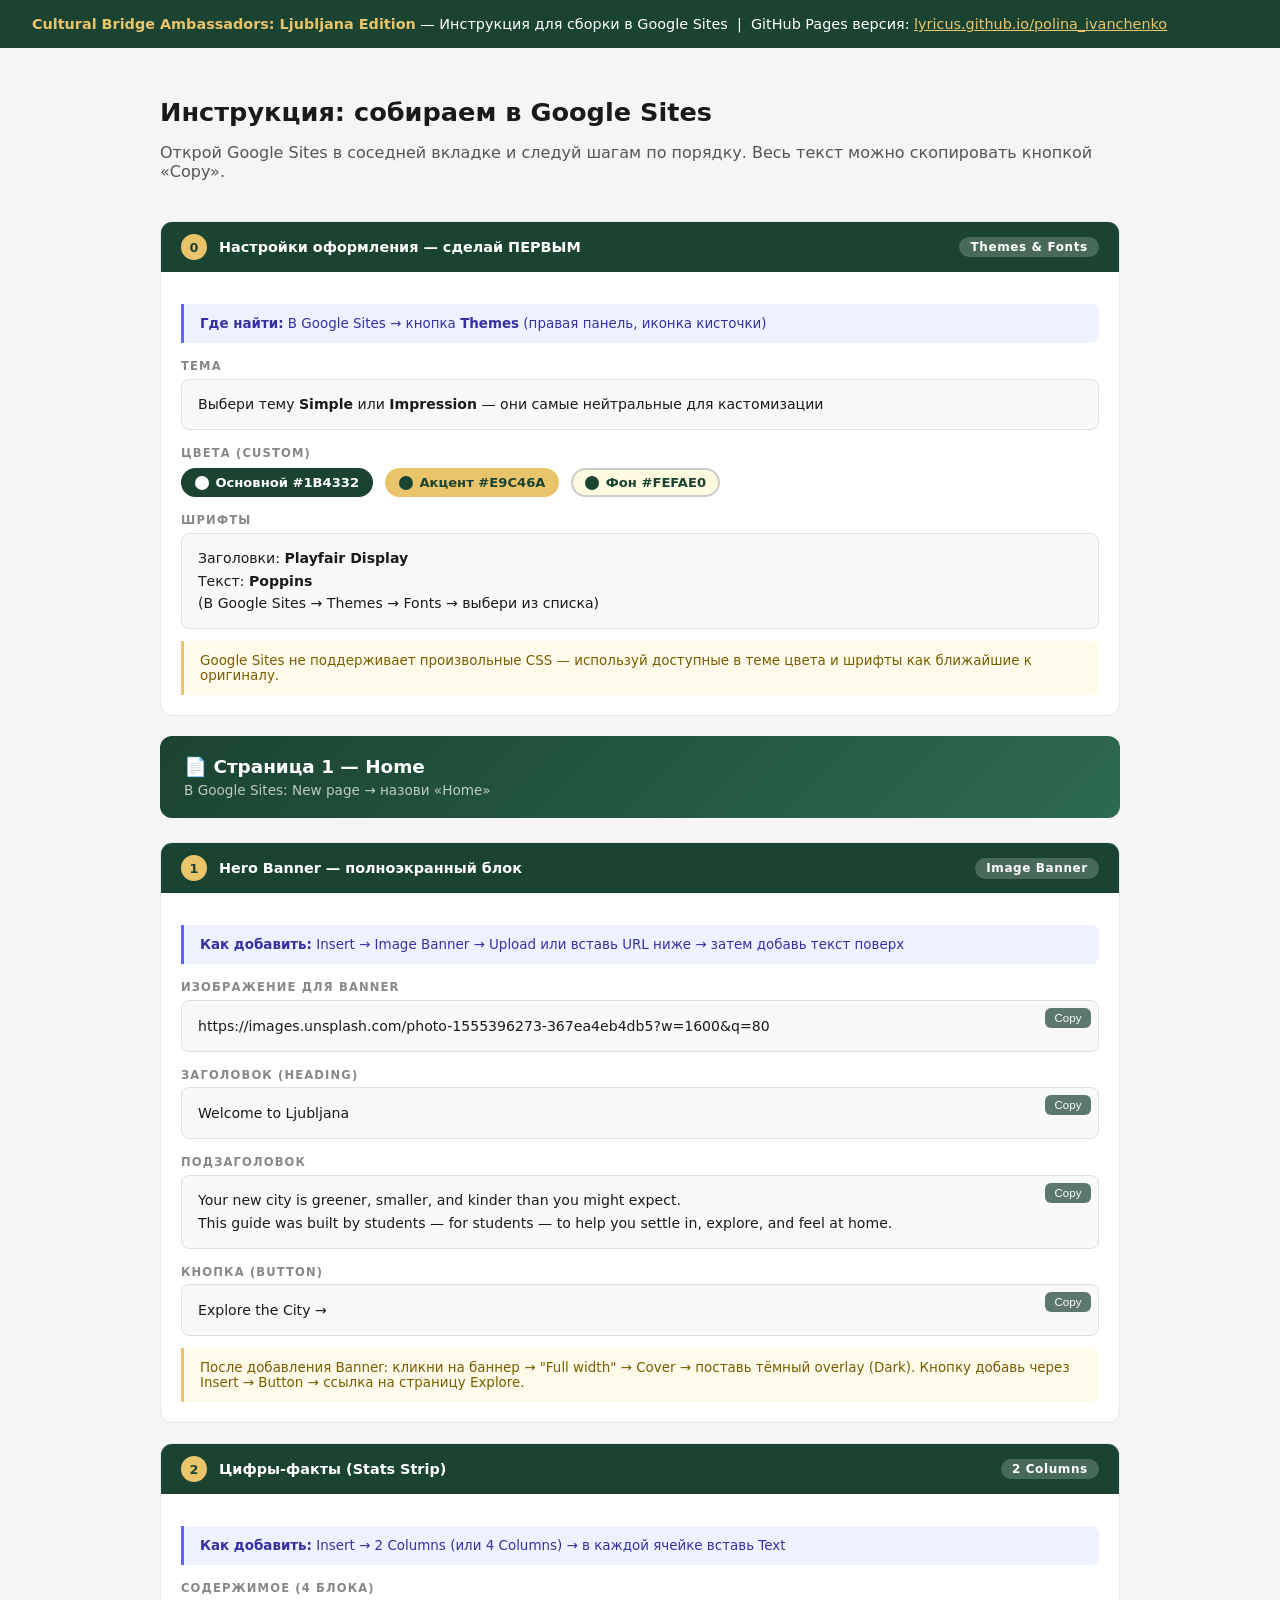
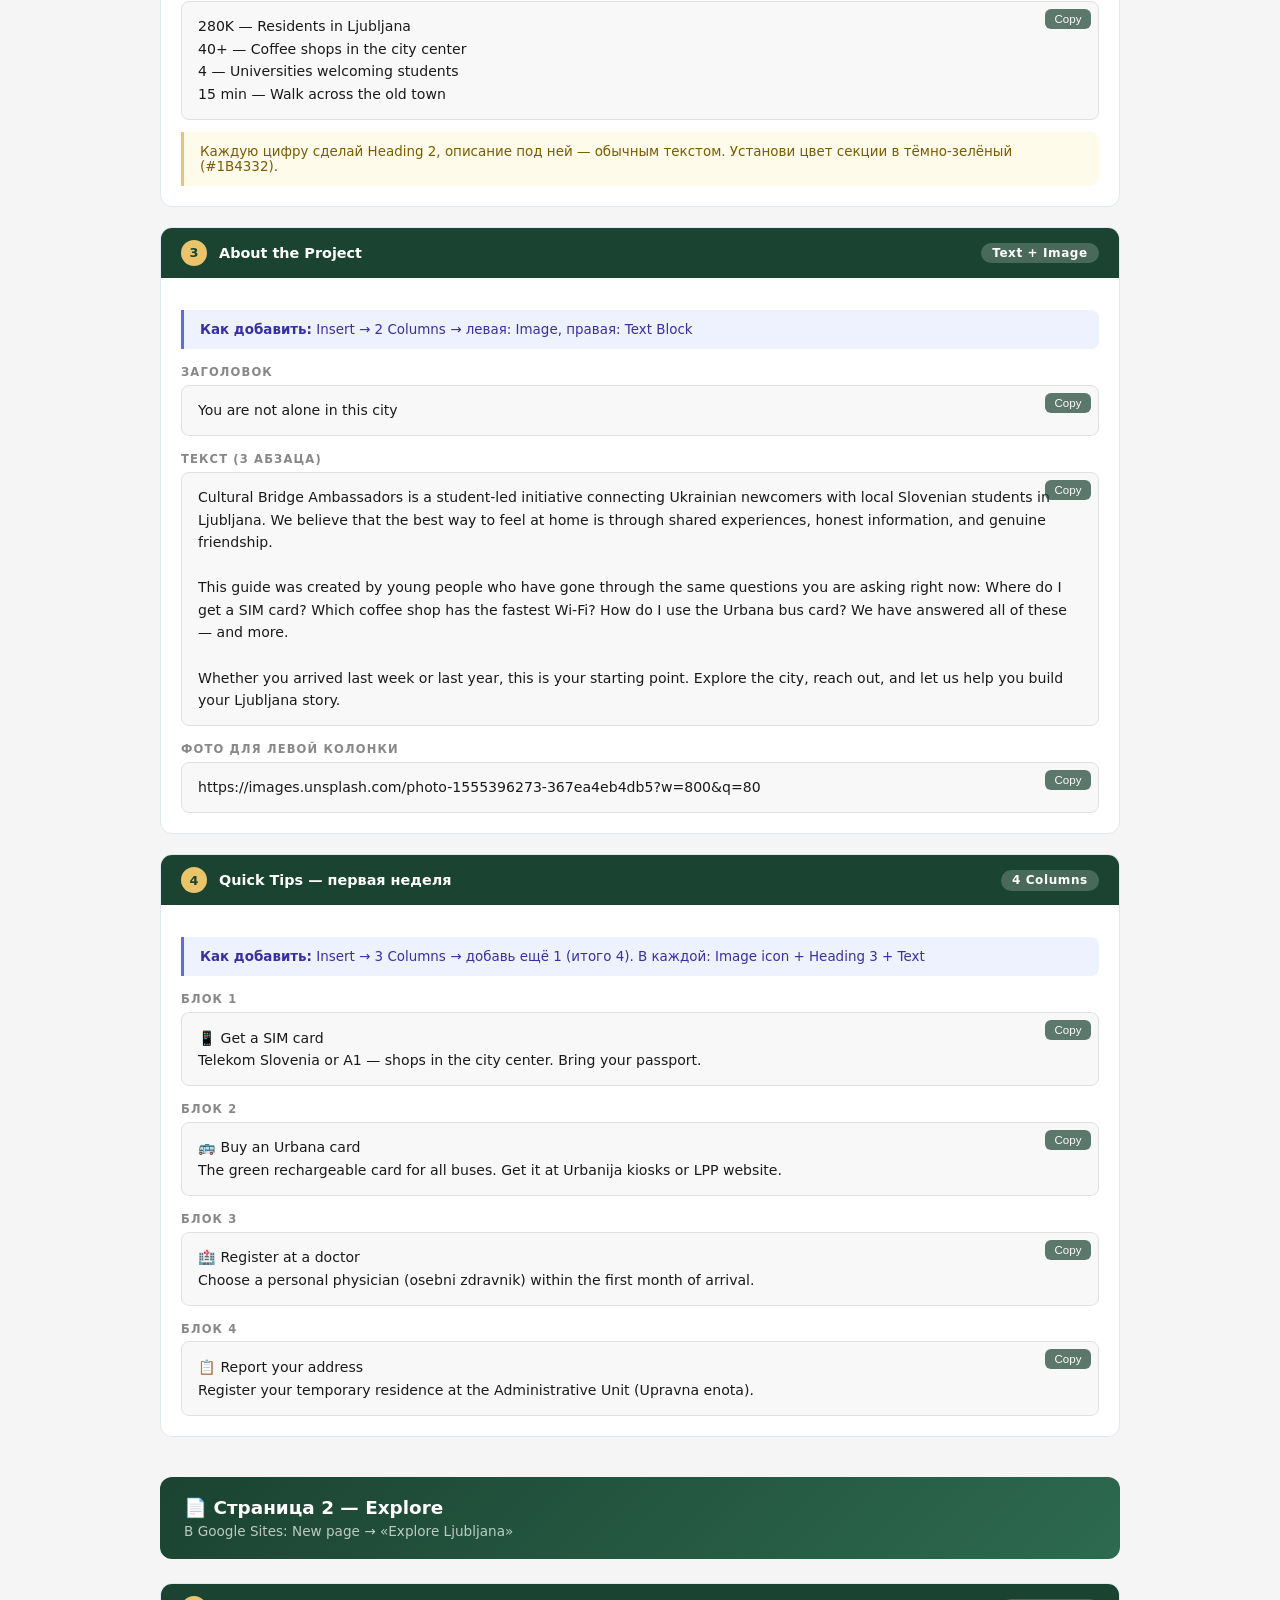
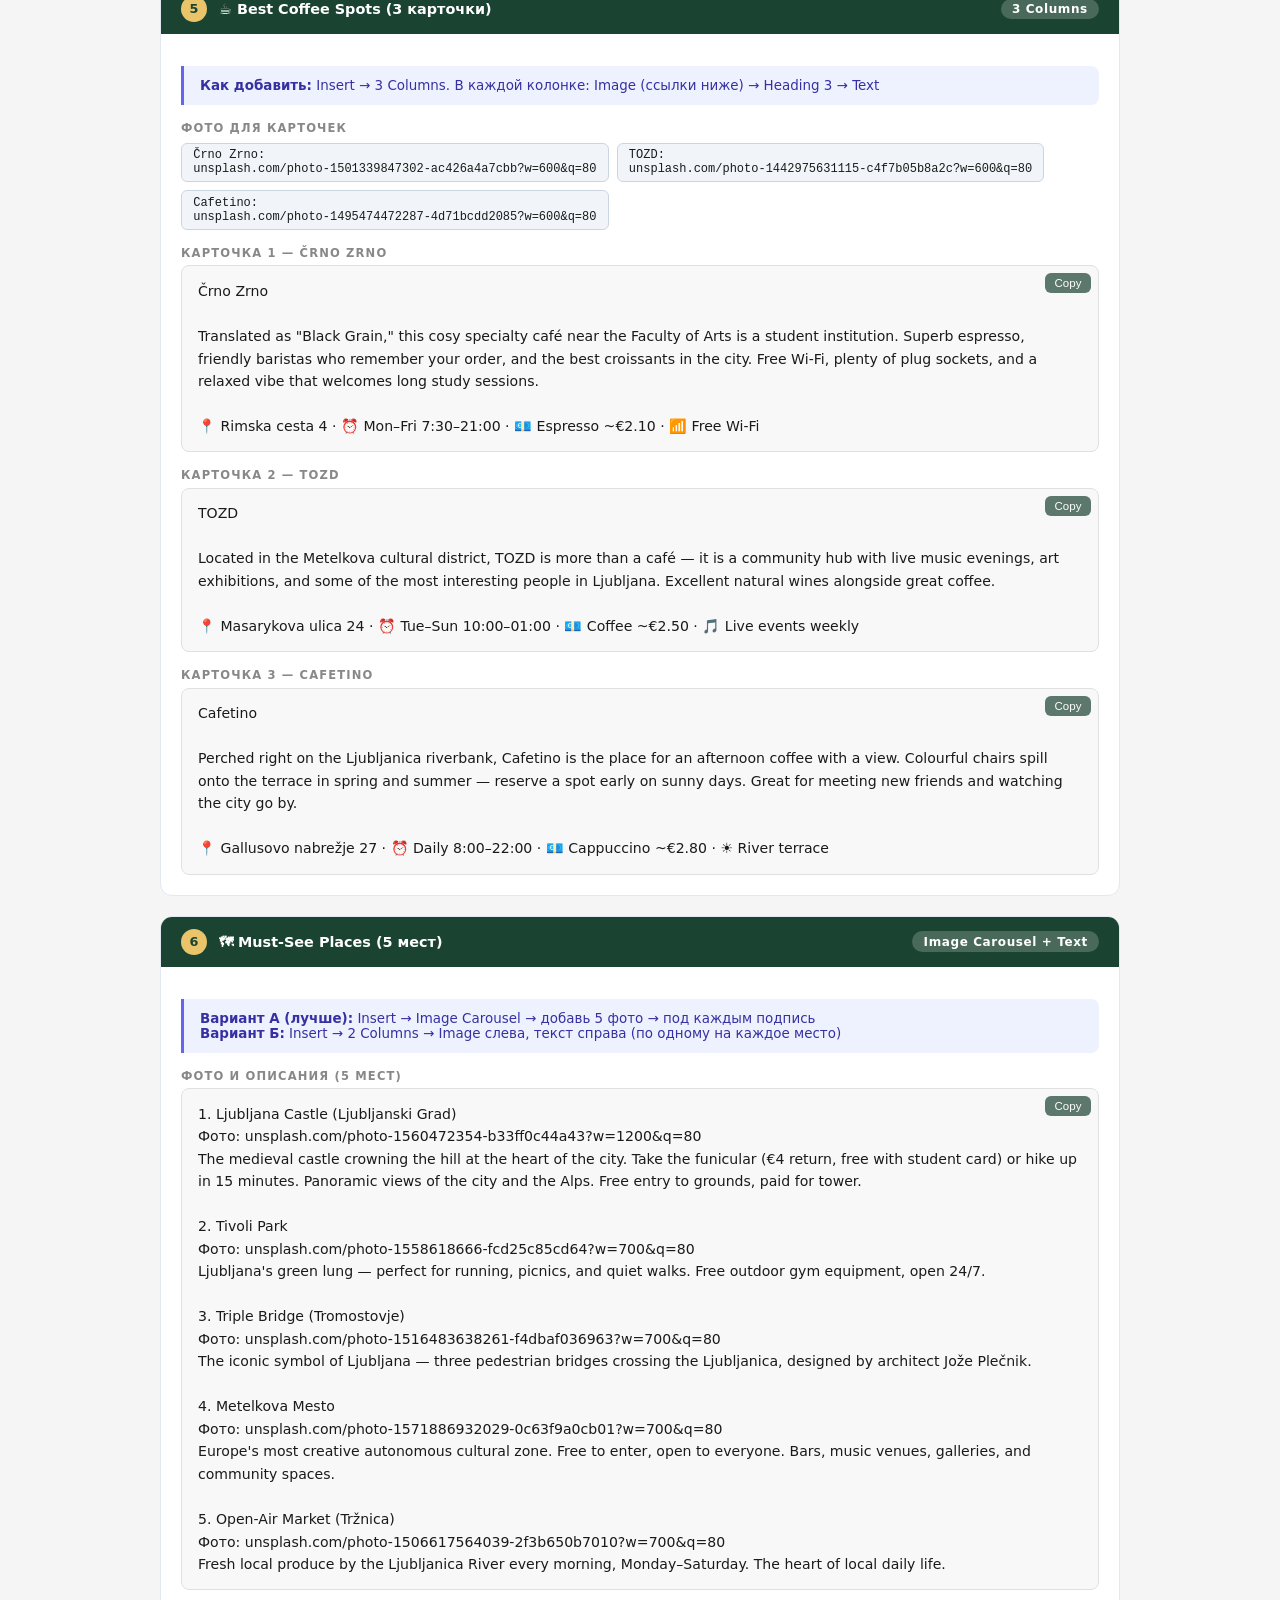
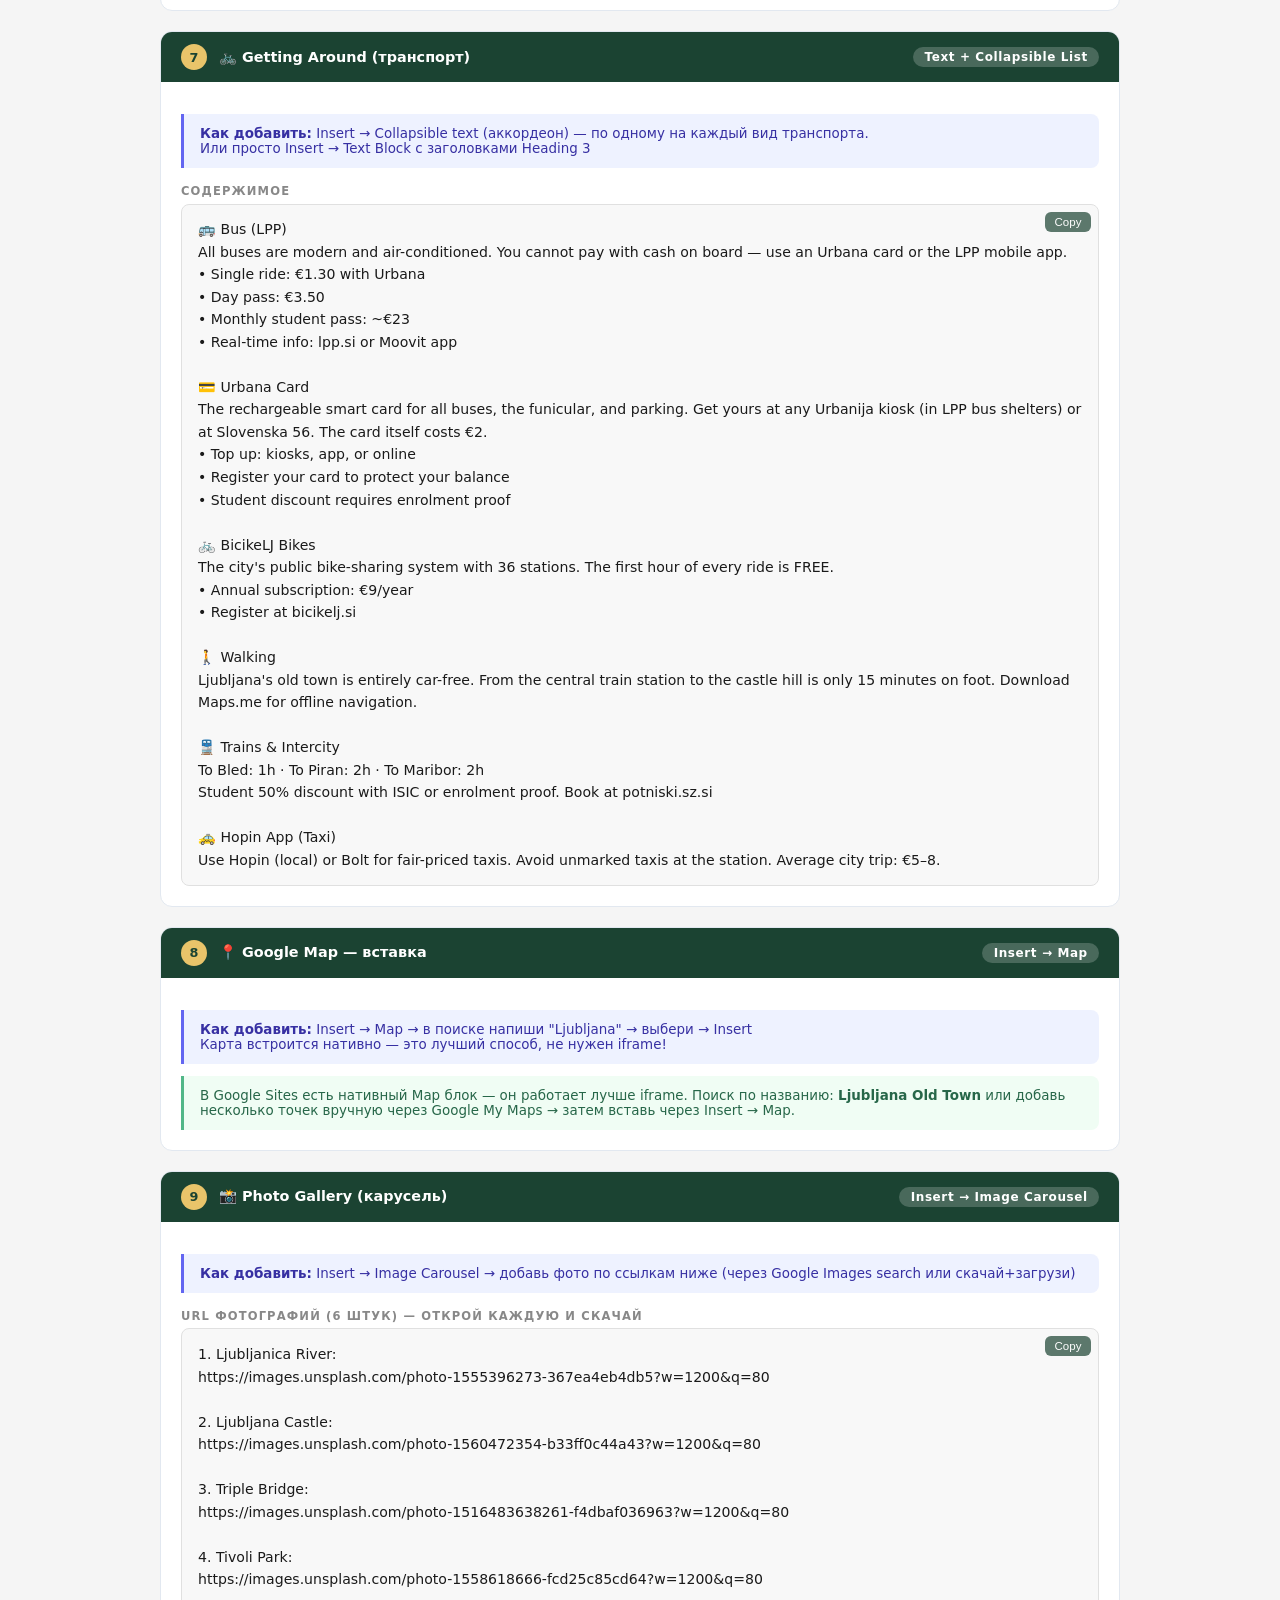
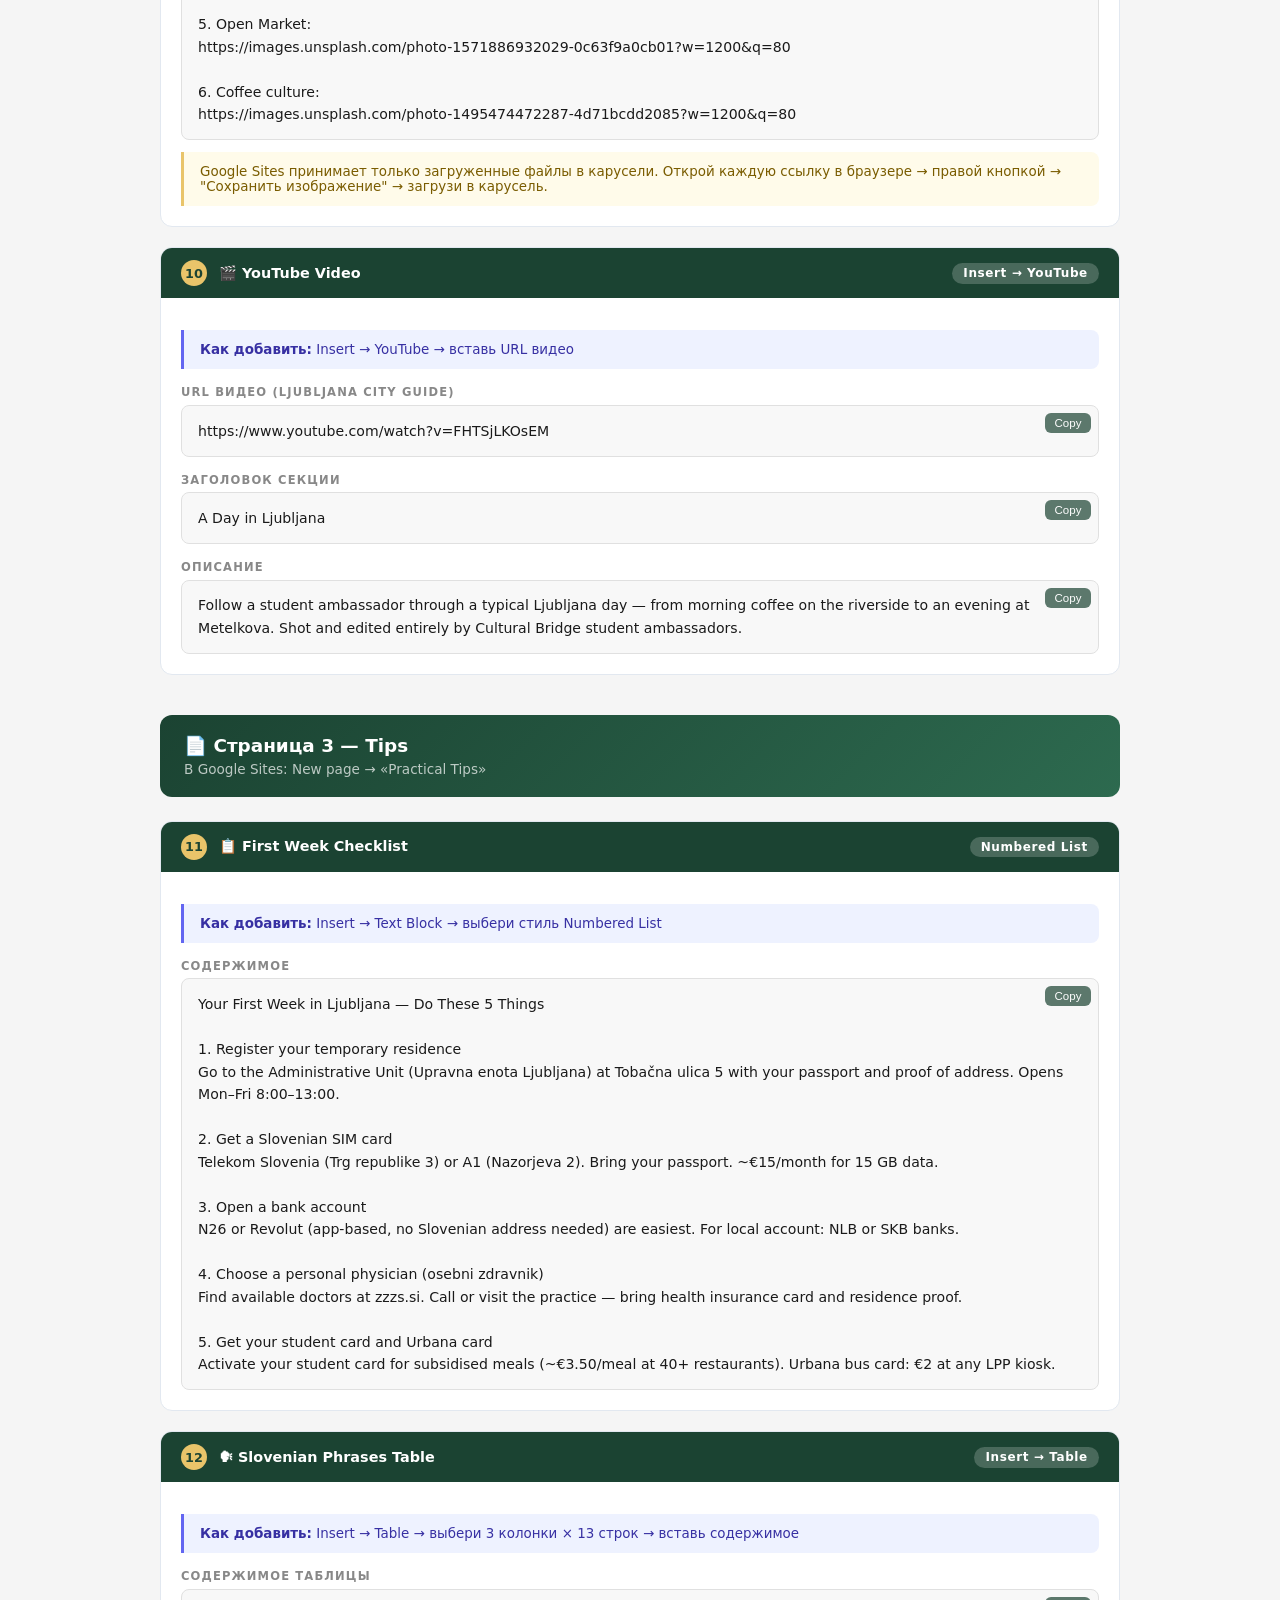
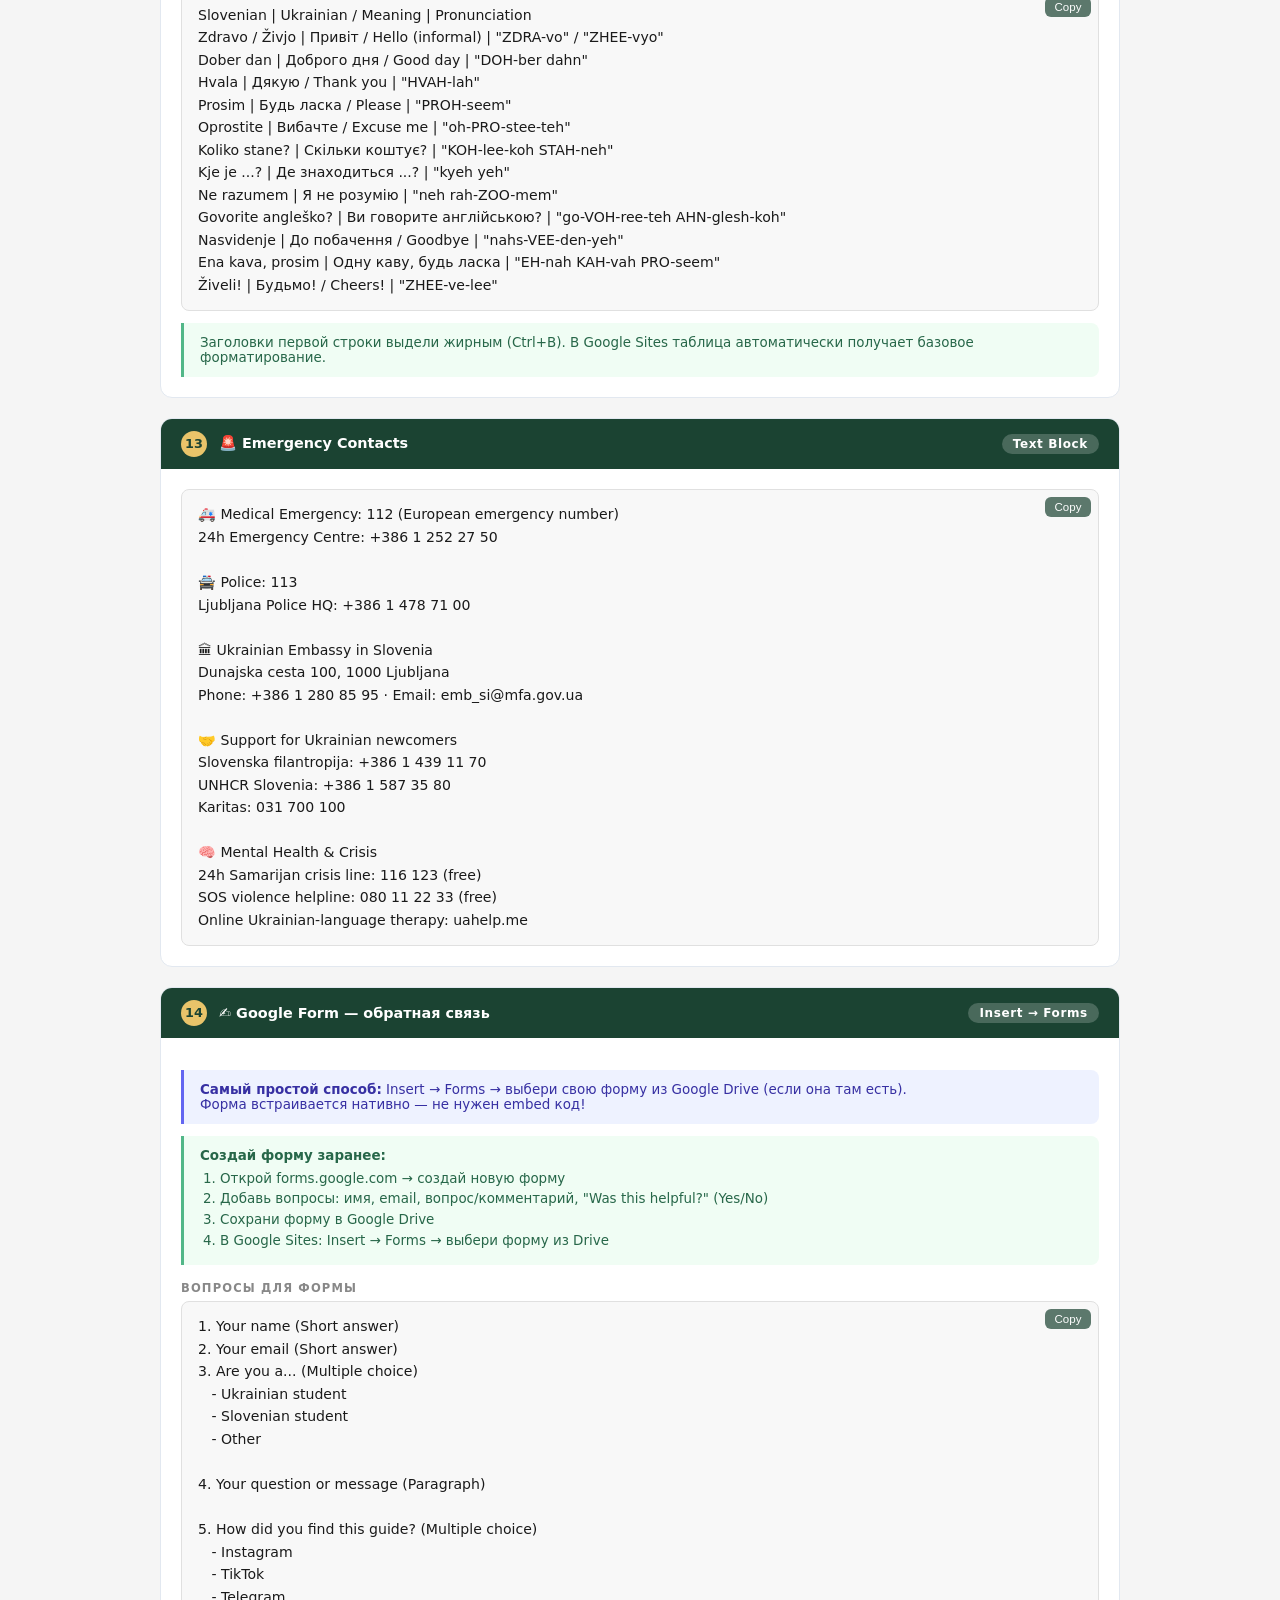
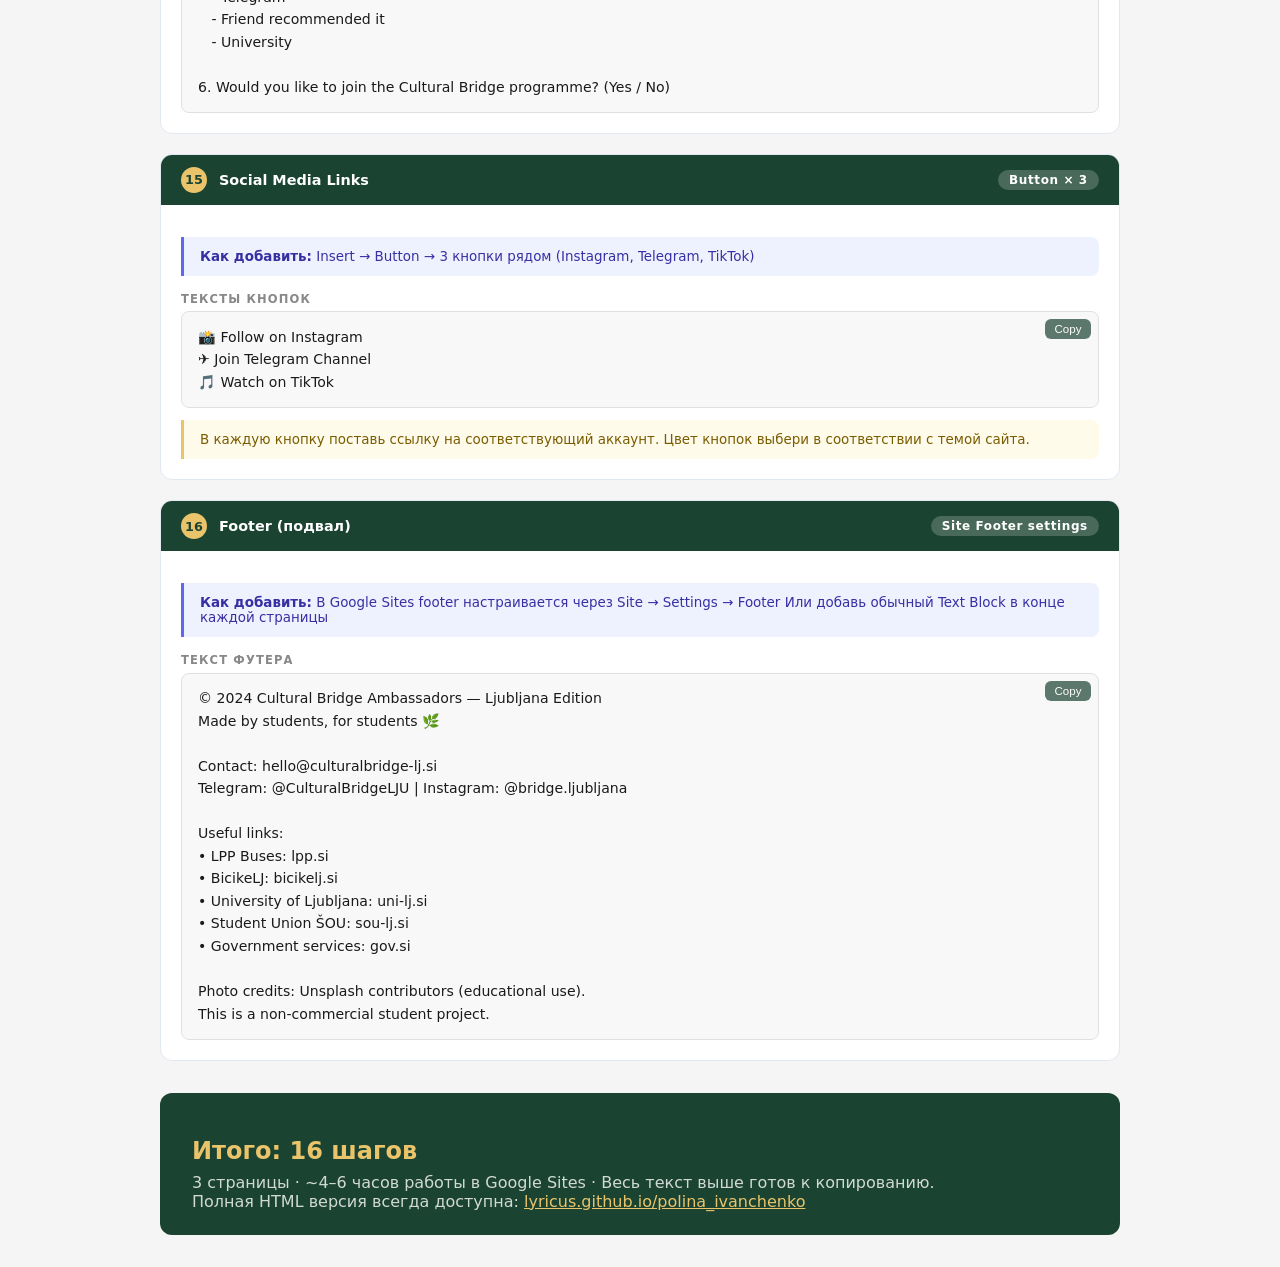
<file: google-sites-guide.html>
<!DOCTYPE html>
<html lang="ru">
<head>
  <meta charset="UTF-8" />
  <meta name="viewport" content="width=device-width, initial-scale=1.0" />
  <title>Google Sites — Инструкция по сборке</title>
  <style>
    body { font-family: system-ui, sans-serif; background: #f5f5f5; color: #1a1a1a; margin: 0; padding: 0; }
    .top-bar { background: #1B4332; color: #fff; padding: 1rem 2rem; font-size: 0.9rem; }
    .top-bar strong { color: #E9C46A; }
    .container { max-width: 960px; margin: 0 auto; padding: 2rem 1.5rem; }
    h1 { font-size: 1.6rem; margin-bottom: 0.25rem; }
    .subtitle { color: #555; margin-bottom: 2.5rem; }

    /* Progress nav */
    .page-tabs { display: flex; gap: 0.5rem; margin-bottom: 2rem; flex-wrap: wrap; }
    .page-tab { padding: 0.5rem 1.2rem; border-radius: 50px; background: #ddd; font-size: 0.85rem; font-weight: 600; cursor: pointer; border: none; }
    .page-tab.active { background: #1B4332; color: #fff; }

    /* Section blocks */
    .block {
      background: #fff;
      border-radius: 12px;
      border: 1px solid #e2e8f0;
      margin-bottom: 1.25rem;
      overflow: hidden;
    }
    .block-header {
      background: #1B4332;
      color: #fff;
      padding: 0.75rem 1.25rem;
      display: flex;
      align-items: center;
      gap: 0.75rem;
      font-size: 0.9rem;
      font-weight: 600;
    }
    .block-header .step-badge {
      background: #E9C46A;
      color: #1B4332;
      border-radius: 50%;
      width: 26px; height: 26px;
      display: flex; align-items: center; justify-content: center;
      font-size: 0.8rem;
      font-weight: 700;
      flex-shrink: 0;
    }
    .block-header .gs-type {
      margin-left: auto;
      background: rgba(255,255,255,0.2);
      padding: 0.2rem 0.7rem;
      border-radius: 50px;
      font-size: 0.75rem;
      letter-spacing: 0.05em;
    }
    .block-body { padding: 1.25rem; }
    .block-body label {
      display: block;
      font-size: 0.72rem;
      font-weight: 700;
      letter-spacing: 0.1em;
      text-transform: uppercase;
      color: #888;
      margin: 1rem 0 0.35rem;
    }
    .block-body label:first-child { margin-top: 0; }
    .copy-box {
      background: #f8f8f8;
      border: 1px solid #e0e0e0;
      border-radius: 8px;
      padding: 0.85rem 1rem;
      font-size: 0.88rem;
      line-height: 1.6;
      position: relative;
      white-space: pre-wrap;
      word-break: break-word;
    }
    .copy-btn {
      position: absolute;
      top: 0.5rem; right: 0.5rem;
      background: #1B4332;
      color: #fff;
      border: none;
      border-radius: 6px;
      padding: 0.25rem 0.6rem;
      font-size: 0.72rem;
      cursor: pointer;
      opacity: 0.7;
    }
    .copy-btn:hover { opacity: 1; }
    .copy-wrap { position: relative; }
    .note {
      background: #fffbea;
      border-left: 3px solid #E9C46A;
      padding: 0.75rem 1rem;
      font-size: 0.84rem;
      color: #7a5c00;
      border-radius: 0 8px 8px 0;
      margin-top: 0.75rem;
    }
    .info {
      background: #f0fdf4;
      border-left: 3px solid #52B788;
      padding: 0.75rem 1rem;
      font-size: 0.84rem;
      color: #276749;
      border-radius: 0 8px 8px 0;
      margin-top: 0.75rem;
    }
    .how-to {
      background: #eef2ff;
      border-left: 3px solid #6366f1;
      padding: 0.75rem 1rem;
      font-size: 0.84rem;
      color: #3730a3;
      border-radius: 0 8px 8px 0;
      margin-top: 0.75rem;
    }
    ol.steps-list { margin: 0.5rem 0 0 1.25rem; padding: 0; }
    ol.steps-list li { margin-bottom: 0.35rem; font-size: 0.84rem; }
    .img-row { display: flex; gap: 0.5rem; flex-wrap: wrap; margin-top: 0.5rem; }
    .img-url-chip {
      background: #f1f5f9;
      border: 1px solid #cbd5e1;
      border-radius: 6px;
      padding: 0.3rem 0.7rem;
      font-size: 0.75rem;
      font-family: monospace;
      word-break: break-all;
    }
    .page-divider {
      display: none;
      border-top: 2px dashed #1B4332;
      margin: 2rem 0;
      padding-top: 1.5rem;
    }
    .page-divider.visible { display: block; }
    .page-title-bar {
      background: linear-gradient(135deg, #1B4332, #2D6A4F);
      color: #fff;
      border-radius: 12px;
      padding: 1.25rem 1.5rem;
      margin-bottom: 1.5rem;
      display: flex;
      align-items: center;
      gap: 1rem;
    }
    .page-title-bar h2 { color: #fff; margin: 0; font-size: 1.15rem; }
    .page-title-bar p { color: rgba(255,255,255,0.7); margin: 0.25rem 0 0; font-size: 0.85rem; }
    .color-swatch {
      display: inline-flex;
      align-items: center;
      gap: 0.4rem;
      font-size: 0.82rem;
      font-weight: 600;
      padding: 0.3rem 0.75rem;
      border-radius: 50px;
      border: 2px solid transparent;
    }
    .swatch-dot { width: 14px; height: 14px; border-radius: 50%; }
    .design-box { display: flex; gap: 0.75rem; flex-wrap: wrap; margin-top: 0.5rem; }
  </style>
</head>
<body>

<div class="top-bar">
  <strong>Cultural Bridge Ambassadors: Ljubljana Edition</strong>
  — Инструкция для сборки в Google Sites
  &nbsp;|&nbsp; GitHub Pages версия: <a href="https://lyricus.github.io/polina_ivanchenko/" style="color:#E9C46A;" target="_blank">lyricus.github.io/polina_ivanchenko</a>
</div>

<div class="container">
  <h1>Инструкция: собираем в Google Sites</h1>
  <p class="subtitle">Открой Google Sites в соседней вкладке и следуй шагам по порядку. Весь текст можно скопировать кнопкой «Copy».</p>

  <!-- ═══════ DESIGN SYSTEM ═══════ -->
  <div class="block">
    <div class="block-header">
      <span class="step-badge">0</span>
      Настройки оформления — сделай ПЕРВЫМ
      <span class="gs-type">Themes & Fonts</span>
    </div>
    <div class="block-body">
      <div class="how-to">
        <strong>Где найти:</strong> В Google Sites → кнопка <strong>Themes</strong> (правая панель, иконка кисточки)
      </div>

      <label>Тема</label>
      <div class="copy-box">Выбери тему <strong>Simple</strong> или <strong>Impression</strong> — они самые нейтральные для кастомизации</div>

      <label>Цвета (Custom)</label>
      <div class="design-box">
        <div class="color-swatch" style="background:#1B4332;color:#fff;border-color:#1B4332;">
          <div class="swatch-dot" style="background:#fff;"></div> Основной #1B4332
        </div>
        <div class="color-swatch" style="background:#E9C46A;color:#1B4332;border-color:#E9C46A;">
          <div class="swatch-dot" style="background:#1B4332;"></div> Акцент #E9C46A
        </div>
        <div class="color-swatch" style="background:#FEFAE0;color:#1B4332;border-color:#ccc;">
          <div class="swatch-dot" style="background:#1B4332;"></div> Фон #FEFAE0
        </div>
      </div>

      <label>Шрифты</label>
      <div class="copy-box">Заголовки: <strong>Playfair Display</strong>
Текст: <strong>Poppins</strong>
(В Google Sites → Themes → Fonts → выбери из списка)</div>

      <div class="note">Google Sites не поддерживает произвольные CSS — используй доступные в теме цвета и шрифты как ближайшие к оригиналу.</div>
    </div>
  </div>

  <!-- ═══════════════════════════════════════
       PAGE 1 — HOME
  ═══════════════════════════════════════ -->
  <div class="page-title-bar">
    <div>
      <h2>📄 Страница 1 — Home</h2>
      <p>В Google Sites: New page → назови «Home»</p>
    </div>
  </div>

  <!-- Hero -->
  <div class="block">
    <div class="block-header">
      <span class="step-badge">1</span>
      Hero Banner — полноэкранный блок
      <span class="gs-type">Image Banner</span>
    </div>
    <div class="block-body">
      <div class="how-to">
        <strong>Как добавить:</strong> Insert → Image Banner → Upload или вставь URL ниже → затем добавь текст поверх
      </div>
      <label>Изображение для Banner</label>
      <div class="copy-wrap">
        <div class="copy-box" id="hero-img">https://images.unsplash.com/photo-1555396273-367ea4eb4db5?w=1600&q=80</div>
        <button class="copy-btn" onclick="copyText('hero-img')">Copy</button>
      </div>
      <label>Заголовок (Heading)</label>
      <div class="copy-wrap">
        <div class="copy-box" id="hero-h1">Welcome to Ljubljana</div>
        <button class="copy-btn" onclick="copyText('hero-h1')">Copy</button>
      </div>
      <label>Подзаголовок</label>
      <div class="copy-wrap">
        <div class="copy-box" id="hero-sub">Your new city is greener, smaller, and kinder than you might expect.
This guide was built by students — for students — to help you settle in, explore, and feel at home.</div>
        <button class="copy-btn" onclick="copyText('hero-sub')">Copy</button>
      </div>
      <label>Кнопка (Button)</label>
      <div class="copy-wrap">
        <div class="copy-box" id="hero-btn">Explore the City →</div>
        <button class="copy-btn" onclick="copyText('hero-btn')">Copy</button>
      </div>
      <div class="note">После добавления Banner: кликни на баннер → "Full width" → Cover → поставь тёмный overlay (Dark). Кнопку добавь через Insert → Button → ссылка на страницу Explore.</div>
    </div>
  </div>

  <!-- Stats -->
  <div class="block">
    <div class="block-header">
      <span class="step-badge">2</span>
      Цифры-факты (Stats Strip)
      <span class="gs-type">2 Columns</span>
    </div>
    <div class="block-body">
      <div class="how-to">
        <strong>Как добавить:</strong> Insert → 2 Columns (или 4 Columns) → в каждой ячейке вставь Text
      </div>
      <label>Содержимое (4 блока)</label>
      <div class="copy-wrap">
        <div class="copy-box" id="stats">280K — Residents in Ljubljana
40+ — Coffee shops in the city center
4 — Universities welcoming students
15 min — Walk across the old town</div>
        <button class="copy-btn" onclick="copyText('stats')">Copy</button>
      </div>
      <div class="note">Каждую цифру сделай Heading 2, описание под ней — обычным текстом. Установи цвет секции в тёмно-зелёный (#1B4332).</div>
    </div>
  </div>

  <!-- About -->
  <div class="block">
    <div class="block-header">
      <span class="step-badge">3</span>
      About the Project
      <span class="gs-type">Text + Image</span>
    </div>
    <div class="block-body">
      <div class="how-to">
        <strong>Как добавить:</strong> Insert → 2 Columns → левая: Image, правая: Text Block
      </div>
      <label>Заголовок</label>
      <div class="copy-wrap">
        <div class="copy-box" id="about-h">You are not alone in this city</div>
        <button class="copy-btn" onclick="copyText('about-h')">Copy</button>
      </div>
      <label>Текст (3 абзаца)</label>
      <div class="copy-wrap">
        <div class="copy-box" id="about-text">Cultural Bridge Ambassadors is a student-led initiative connecting Ukrainian newcomers with local Slovenian students in Ljubljana. We believe that the best way to feel at home is through shared experiences, honest information, and genuine friendship.

This guide was created by young people who have gone through the same questions you are asking right now: Where do I get a SIM card? Which coffee shop has the fastest Wi-Fi? How do I use the Urbana bus card? We have answered all of these — and more.

Whether you arrived last week or last year, this is your starting point. Explore the city, reach out, and let us help you build your Ljubljana story.</div>
        <button class="copy-btn" onclick="copyText('about-text')">Copy</button>
      </div>
      <label>Фото для левой колонки</label>
      <div class="copy-wrap">
        <div class="copy-box" id="about-img">https://images.unsplash.com/photo-1555396273-367ea4eb4db5?w=800&q=80</div>
        <button class="copy-btn" onclick="copyText('about-img')">Copy</button>
      </div>
    </div>
  </div>

  <!-- Quick Tips -->
  <div class="block">
    <div class="block-header">
      <span class="step-badge">4</span>
      Quick Tips — первая неделя
      <span class="gs-type">4 Columns</span>
    </div>
    <div class="block-body">
      <div class="how-to">
        <strong>Как добавить:</strong> Insert → 3 Columns → добавь ещё 1 (итого 4). В каждой: Image icon + Heading 3 + Text
      </div>
      <label>Блок 1</label>
      <div class="copy-wrap">
        <div class="copy-box" id="tip1">📱 Get a SIM card
Telekom Slovenia or A1 — shops in the city center. Bring your passport.</div>
        <button class="copy-btn" onclick="copyText('tip1')">Copy</button>
      </div>
      <label>Блок 2</label>
      <div class="copy-wrap">
        <div class="copy-box" id="tip2">🚌 Buy an Urbana card
The green rechargeable card for all buses. Get it at Urbanija kiosks or LPP website.</div>
        <button class="copy-btn" onclick="copyText('tip2')">Copy</button>
      </div>
      <label>Блок 3</label>
      <div class="copy-wrap">
        <div class="copy-box" id="tip3">🏥 Register at a doctor
Choose a personal physician (osebni zdravnik) within the first month of arrival.</div>
        <button class="copy-btn" onclick="copyText('tip3')">Copy</button>
      </div>
      <label>Блок 4</label>
      <div class="copy-wrap">
        <div class="copy-box" id="tip4">📋 Report your address
Register your temporary residence at the Administrative Unit (Upravna enota).</div>
        <button class="copy-btn" onclick="copyText('tip4')">Copy</button>
      </div>
    </div>
  </div>

  <!-- ═══════════════════════════════════════
       PAGE 2 — EXPLORE
  ═══════════════════════════════════════ -->
  <div class="page-title-bar" style="margin-top:2.5rem;">
    <div>
      <h2>📄 Страница 2 — Explore</h2>
      <p>В Google Sites: New page → «Explore Ljubljana»</p>
    </div>
  </div>

  <!-- Coffee -->
  <div class="block">
    <div class="block-header">
      <span class="step-badge">5</span>
      ☕ Best Coffee Spots (3 карточки)
      <span class="gs-type">3 Columns</span>
    </div>
    <div class="block-body">
      <div class="how-to">
        <strong>Как добавить:</strong> Insert → 3 Columns. В каждой колонке: Image (ссылки ниже) → Heading 3 → Text
      </div>
      <label>Фото для карточек</label>
      <div class="img-row">
        <div class="img-url-chip">Črno Zrno:<br>unsplash.com/photo-1501339847302-ac426a4a7cbb?w=600&q=80</div>
        <div class="img-url-chip">TOZD:<br>unsplash.com/photo-1442975631115-c4f7b05b8a2c?w=600&q=80</div>
        <div class="img-url-chip">Cafetino:<br>unsplash.com/photo-1495474472287-4d71bcdd2085?w=600&q=80</div>
      </div>

      <label>Карточка 1 — Črno Zrno</label>
      <div class="copy-wrap">
        <div class="copy-box" id="coffee1">Črno Zrno

Translated as "Black Grain," this cosy specialty café near the Faculty of Arts is a student institution. Superb espresso, friendly baristas who remember your order, and the best croissants in the city. Free Wi-Fi, plenty of plug sockets, and a relaxed vibe that welcomes long study sessions.

📍 Rimska cesta 4 · ⏰ Mon–Fri 7:30–21:00 · 💶 Espresso ~€2.10 · 📶 Free Wi-Fi</div>
        <button class="copy-btn" onclick="copyText('coffee1')">Copy</button>
      </div>

      <label>Карточка 2 — TOZD</label>
      <div class="copy-wrap">
        <div class="copy-box" id="coffee2">TOZD

Located in the Metelkova cultural district, TOZD is more than a café — it is a community hub with live music evenings, art exhibitions, and some of the most interesting people in Ljubljana. Excellent natural wines alongside great coffee.

📍 Masarykova ulica 24 · ⏰ Tue–Sun 10:00–01:00 · 💶 Coffee ~€2.50 · 🎵 Live events weekly</div>
        <button class="copy-btn" onclick="copyText('coffee2')">Copy</button>
      </div>

      <label>Карточка 3 — Cafetino</label>
      <div class="copy-wrap">
        <div class="copy-box" id="coffee3">Cafetino

Perched right on the Ljubljanica riverbank, Cafetino is the place for an afternoon coffee with a view. Colourful chairs spill onto the terrace in spring and summer — reserve a spot early on sunny days. Great for meeting new friends and watching the city go by.

📍 Gallusovo nabrežje 27 · ⏰ Daily 8:00–22:00 · 💶 Cappuccino ~€2.80 · ☀️ River terrace</div>
        <button class="copy-btn" onclick="copyText('coffee3')">Copy</button>
      </div>
    </div>
  </div>

  <!-- Places -->
  <div class="block">
    <div class="block-header">
      <span class="step-badge">6</span>
      🗺 Must-See Places (5 мест)
      <span class="gs-type">Image Carousel + Text</span>
    </div>
    <div class="block-body">
      <div class="how-to">
        <strong>Вариант А (лучше):</strong> Insert → Image Carousel → добавь 5 фото → под каждым подпись<br>
        <strong>Вариант Б:</strong> Insert → 2 Columns → Image слева, текст справа (по одному на каждое место)
      </div>
      <label>Фото и описания (5 мест)</label>
      <div class="copy-wrap">
        <div class="copy-box" id="places">1. Ljubljana Castle (Ljubljanski Grad)
Фото: unsplash.com/photo-1560472354-b33ff0c44a43?w=1200&q=80
The medieval castle crowning the hill at the heart of the city. Take the funicular (€4 return, free with student card) or hike up in 15 minutes. Panoramic views of the city and the Alps. Free entry to grounds, paid for tower.

2. Tivoli Park
Фото: unsplash.com/photo-1558618666-fcd25c85cd64?w=700&q=80
Ljubljana's green lung — perfect for running, picnics, and quiet walks. Free outdoor gym equipment, open 24/7.

3. Triple Bridge (Tromostovje)
Фото: unsplash.com/photo-1516483638261-f4dbaf036963?w=700&q=80
The iconic symbol of Ljubljana — three pedestrian bridges crossing the Ljubljanica, designed by architect Jože Plečnik.

4. Metelkova Mesto
Фото: unsplash.com/photo-1571886932029-0c63f9a0cb01?w=700&q=80
Europe's most creative autonomous cultural zone. Free to enter, open to everyone. Bars, music venues, galleries, and community spaces.

5. Open-Air Market (Tržnica)
Фото: unsplash.com/photo-1506617564039-2f3b650b7010?w=700&q=80
Fresh local produce by the Ljubljanica River every morning, Monday–Saturday. The heart of local daily life.</div>
        <button class="copy-btn" onclick="copyText('places')">Copy</button>
      </div>
    </div>
  </div>

  <!-- Transport -->
  <div class="block">
    <div class="block-header">
      <span class="step-badge">7</span>
      🚲 Getting Around (транспорт)
      <span class="gs-type">Text + Collapsible List</span>
    </div>
    <div class="block-body">
      <div class="how-to">
        <strong>Как добавить:</strong> Insert → Collapsible text (аккордеон) — по одному на каждый вид транспорта.<br>
        Или просто Insert → Text Block с заголовками Heading 3
      </div>
      <label>Содержимое</label>
      <div class="copy-wrap">
        <div class="copy-box" id="transport">🚌 Bus (LPP)
All buses are modern and air-conditioned. You cannot pay with cash on board — use an Urbana card or the LPP mobile app.
• Single ride: €1.30 with Urbana
• Day pass: €3.50
• Monthly student pass: ~€23
• Real-time info: lpp.si or Moovit app

💳 Urbana Card
The rechargeable smart card for all buses, the funicular, and parking. Get yours at any Urbanija kiosk (in LPP bus shelters) or at Slovenska 56. The card itself costs €2.
• Top up: kiosks, app, or online
• Register your card to protect your balance
• Student discount requires enrolment proof

🚲 BicikeLJ Bikes
The city's public bike-sharing system with 36 stations. The first hour of every ride is FREE.
• Annual subscription: €9/year
• Register at bicikelj.si

🚶 Walking
Ljubljana's old town is entirely car-free. From the central train station to the castle hill is only 15 minutes on foot. Download Maps.me for offline navigation.

🚆 Trains & Intercity
To Bled: 1h · To Piran: 2h · To Maribor: 2h
Student 50% discount with ISIC or enrolment proof. Book at potniski.sz.si

🚕 Hopin App (Taxi)
Use Hopin (local) or Bolt for fair-priced taxis. Avoid unmarked taxis at the station. Average city trip: €5–8.</div>
        <button class="copy-btn" onclick="copyText('transport')">Copy</button>
      </div>
    </div>
  </div>

  <!-- Map Embed -->
  <div class="block">
    <div class="block-header">
      <span class="step-badge">8</span>
      📍 Google Map — вставка
      <span class="gs-type">Insert → Map</span>
    </div>
    <div class="block-body">
      <div class="how-to">
        <strong>Как добавить:</strong> Insert → Map → в поиске напиши "Ljubljana" → выбери → Insert<br>
        Карта встроится нативно — это лучший способ, не нужен iframe!
      </div>
      <div class="info">В Google Sites есть нативный Map блок — он работает лучше iframe. Поиск по названию: <strong>Ljubljana Old Town</strong> или добавь несколько точек вручную через Google My Maps → затем вставь через Insert → Map.</div>
    </div>
  </div>

  <!-- Gallery -->
  <div class="block">
    <div class="block-header">
      <span class="step-badge">9</span>
      📸 Photo Gallery (карусель)
      <span class="gs-type">Insert → Image Carousel</span>
    </div>
    <div class="block-body">
      <div class="how-to">
        <strong>Как добавить:</strong> Insert → Image Carousel → добавь фото по ссылкам ниже (через Google Images search или скачай+загрузи)
      </div>
      <label>URL фотографий (6 штук) — открой каждую и скачай</label>
      <div class="copy-wrap">
        <div class="copy-box" id="gallery-urls">1. Ljubljanica River:
https://images.unsplash.com/photo-1555396273-367ea4eb4db5?w=1200&q=80

2. Ljubljana Castle:
https://images.unsplash.com/photo-1560472354-b33ff0c44a43?w=1200&q=80

3. Triple Bridge:
https://images.unsplash.com/photo-1516483638261-f4dbaf036963?w=1200&q=80

4. Tivoli Park:
https://images.unsplash.com/photo-1558618666-fcd25c85cd64?w=1200&q=80

5. Open Market:
https://images.unsplash.com/photo-1571886932029-0c63f9a0cb01?w=1200&q=80

6. Coffee culture:
https://images.unsplash.com/photo-1495474472287-4d71bcdd2085?w=1200&q=80</div>
        <button class="copy-btn" onclick="copyText('gallery-urls')">Copy</button>
      </div>
      <div class="note">Google Sites принимает только загруженные файлы в карусели. Открой каждую ссылку в браузере → правой кнопкой → "Сохранить изображение" → загрузи в карусель.</div>
    </div>
  </div>

  <!-- YouTube -->
  <div class="block">
    <div class="block-header">
      <span class="step-badge">10</span>
      🎬 YouTube Video
      <span class="gs-type">Insert → YouTube</span>
    </div>
    <div class="block-body">
      <div class="how-to">
        <strong>Как добавить:</strong> Insert → YouTube → вставь URL видео
      </div>
      <label>URL видео (Ljubljana City Guide)</label>
      <div class="copy-wrap">
        <div class="copy-box" id="yt-url">https://www.youtube.com/watch?v=FHTSjLKOsEM</div>
        <button class="copy-btn" onclick="copyText('yt-url')">Copy</button>
      </div>
      <label>Заголовок секции</label>
      <div class="copy-wrap">
        <div class="copy-box" id="yt-h">A Day in Ljubljana</div>
        <button class="copy-btn" onclick="copyText('yt-h')">Copy</button>
      </div>
      <label>Описание</label>
      <div class="copy-wrap">
        <div class="copy-box" id="yt-text">Follow a student ambassador through a typical Ljubljana day — from morning coffee on the riverside to an evening at Metelkova. Shot and edited entirely by Cultural Bridge student ambassadors.</div>
        <button class="copy-btn" onclick="copyText('yt-text')">Copy</button>
      </div>
    </div>
  </div>

  <!-- ═══════════════════════════════════════
       PAGE 3 — TIPS
  ═══════════════════════════════════════ -->
  <div class="page-title-bar" style="margin-top:2.5rem;">
    <div>
      <h2>📄 Страница 3 — Tips</h2>
      <p>В Google Sites: New page → «Practical Tips»</p>
    </div>
  </div>

  <!-- First Week -->
  <div class="block">
    <div class="block-header">
      <span class="step-badge">11</span>
      📋 First Week Checklist
      <span class="gs-type">Numbered List</span>
    </div>
    <div class="block-body">
      <div class="how-to">
        <strong>Как добавить:</strong> Insert → Text Block → выбери стиль Numbered List
      </div>
      <label>Содержимое</label>
      <div class="copy-wrap">
        <div class="copy-box" id="first-week">Your First Week in Ljubljana — Do These 5 Things

1. Register your temporary residence
Go to the Administrative Unit (Upravna enota Ljubljana) at Tobačna ulica 5 with your passport and proof of address. Opens Mon–Fri 8:00–13:00.

2. Get a Slovenian SIM card
Telekom Slovenia (Trg republike 3) or A1 (Nazorjeva 2). Bring your passport. ~€15/month for 15 GB data.

3. Open a bank account
N26 or Revolut (app-based, no Slovenian address needed) are easiest. For local account: NLB or SKB banks.

4. Choose a personal physician (osebni zdravnik)
Find available doctors at zzzs.si. Call or visit the practice — bring health insurance card and residence proof.

5. Get your student card and Urbana card
Activate your student card for subsidised meals (~€3.50/meal at 40+ restaurants). Urbana bus card: €2 at any LPP kiosk.</div>
        <button class="copy-btn" onclick="copyText('first-week')">Copy</button>
      </div>
    </div>
  </div>

  <!-- Language Table -->
  <div class="block">
    <div class="block-header">
      <span class="step-badge">12</span>
      🗣 Slovenian Phrases Table
      <span class="gs-type">Insert → Table</span>
    </div>
    <div class="block-body">
      <div class="how-to">
        <strong>Как добавить:</strong> Insert → Table → выбери 3 колонки × 13 строк → вставь содержимое
      </div>
      <label>Содержимое таблицы</label>
      <div class="copy-wrap">
        <div class="copy-box" id="lang-table">Slovenian | Ukrainian / Meaning | Pronunciation
Zdravo / Živjo | Привіт / Hello (informal) | "ZDRA-vo" / "ZHEE-vyo"
Dober dan | Доброго дня / Good day | "DOH-ber dahn"
Hvala | Дякую / Thank you | "HVAH-lah"
Prosim | Будь ласка / Please | "PROH-seem"
Oprostite | Вибачте / Excuse me | "oh-PRO-stee-teh"
Koliko stane? | Скільки коштує? | "KOH-lee-koh STAH-neh"
Kje je ...? | Де знаходиться ...? | "kyeh yeh"
Ne razumem | Я не розумію | "neh rah-ZOO-mem"
Govorite angleško? | Ви говорите англійською? | "go-VOH-ree-teh AHN-glesh-koh"
Nasvidenje | До побачення / Goodbye | "nahs-VEE-den-yeh"
Ena kava, prosim | Одну каву, будь ласка | "EH-nah KAH-vah PRO-seem"
Živeli! | Будьмо! / Cheers! | "ZHEE-ve-lee"</div>
        <button class="copy-btn" onclick="copyText('lang-table')">Copy</button>
      </div>
      <div class="info">Заголовки первой строки выдели жирным (Ctrl+B). В Google Sites таблица автоматически получает базовое форматирование.</div>
    </div>
  </div>

  <!-- Emergency Contacts -->
  <div class="block">
    <div class="block-header">
      <span class="step-badge">13</span>
      🚨 Emergency Contacts
      <span class="gs-type">Text Block</span>
    </div>
    <div class="block-body">
      <div class="copy-wrap">
        <div class="copy-box" id="emergency">🚑 Medical Emergency: 112 (European emergency number)
24h Emergency Centre: +386 1 252 27 50

🚔 Police: 113
Ljubljana Police HQ: +386 1 478 71 00

🏛 Ukrainian Embassy in Slovenia
Dunajska cesta 100, 1000 Ljubljana
Phone: +386 1 280 85 95 · Email: emb_si@mfa.gov.ua

🤝 Support for Ukrainian newcomers
Slovenska filantropija: +386 1 439 11 70
UNHCR Slovenia: +386 1 587 35 80
Karitas: 031 700 100

🧠 Mental Health & Crisis
24h Samarijan crisis line: 116 123 (free)
SOS violence helpline: 080 11 22 33 (free)
Online Ukrainian-language therapy: uahelp.me</div>
        <button class="copy-btn" onclick="copyText('emergency')">Copy</button>
      </div>
    </div>
  </div>

  <!-- Google Form -->
  <div class="block">
    <div class="block-header">
      <span class="step-badge">14</span>
      ✍️ Google Form — обратная связь
      <span class="gs-type">Insert → Forms</span>
    </div>
    <div class="block-body">
      <div class="how-to">
        <strong>Самый простой способ:</strong> Insert → Forms → выбери свою форму из Google Drive (если она там есть).<br>
        Форма встраивается нативно — не нужен embed код!
      </div>
      <div class="info">
        <strong>Создай форму заранее:</strong>
        <ol class="steps-list">
          <li>Открой forms.google.com → создай новую форму</li>
          <li>Добавь вопросы: имя, email, вопрос/комментарий, "Was this helpful?" (Yes/No)</li>
          <li>Сохрани форму в Google Drive</li>
          <li>В Google Sites: Insert → Forms → выбери форму из Drive</li>
        </ol>
      </div>
      <label>Вопросы для формы</label>
      <div class="copy-wrap">
        <div class="copy-box" id="form-questions">1. Your name (Short answer)
2. Your email (Short answer)
3. Are you a... (Multiple choice)
   - Ukrainian student
   - Slovenian student
   - Other

4. Your question or message (Paragraph)

5. How did you find this guide? (Multiple choice)
   - Instagram
   - TikTok
   - Telegram
   - Friend recommended it
   - University

6. Would you like to join the Cultural Bridge programme? (Yes / No)</div>
        <button class="copy-btn" onclick="copyText('form-questions')">Copy</button>
      </div>
    </div>
  </div>

  <!-- Social Links -->
  <div class="block">
    <div class="block-header">
      <span class="step-badge">15</span>
      Social Media Links
      <span class="gs-type">Button × 3</span>
    </div>
    <div class="block-body">
      <div class="how-to">
        <strong>Как добавить:</strong> Insert → Button → 3 кнопки рядом (Instagram, Telegram, TikTok)
      </div>
      <label>Тексты кнопок</label>
      <div class="copy-wrap">
        <div class="copy-box" id="social-btns">📸 Follow on Instagram
✈️ Join Telegram Channel
🎵 Watch on TikTok</div>
        <button class="copy-btn" onclick="copyText('social-btns')">Copy</button>
      </div>
      <div class="note">В каждую кнопку поставь ссылку на соответствующий аккаунт. Цвет кнопок выбери в соответствии с темой сайта.</div>
    </div>
  </div>

  <!-- Footer -->
  <div class="block">
    <div class="block-header">
      <span class="step-badge">16</span>
      Footer (подвал)
      <span class="gs-type">Site Footer settings</span>
    </div>
    <div class="block-body">
      <div class="how-to">
        <strong>Как добавить:</strong> В Google Sites footer настраивается через Site → Settings → Footer
        Или добавь обычный Text Block в конце каждой страницы
      </div>
      <label>Текст футера</label>
      <div class="copy-wrap">
        <div class="copy-box" id="footer">© 2024 Cultural Bridge Ambassadors — Ljubljana Edition
Made by students, for students 🌿

Contact: hello@culturalbridge-lj.si
Telegram: @CulturalBridgeLJU | Instagram: @bridge.ljubljana

Useful links:
• LPP Buses: lpp.si
• BicikeLJ: bicikelj.si
• University of Ljubljana: uni-lj.si
• Student Union ŠOU: sou-lj.si
• Government services: gov.si

Photo credits: Unsplash contributors (educational use).
This is a non-commercial student project.</div>
        <button class="copy-btn" onclick="copyText('footer')">Copy</button>
      </div>
    </div>
  </div>

  <!-- Summary -->
  <div style="background:#1B4332;color:#fff;border-radius:12px;padding:1.5rem 2rem;margin-top:2rem;">
    <h2 style="color:#E9C46A;margin-bottom:0.5rem;">Итого: 16 шагов</h2>
    <p style="color:rgba(255,255,255,0.8);margin:0;">
      3 страницы · ~4–6 часов работы в Google Sites · Весь текст выше готов к копированию.<br>
      Полная HTML версия всегда доступна: <a href="https://lyricus.github.io/polina_ivanchenko/" style="color:#E9C46A;">lyricus.github.io/polina_ivanchenko</a>
    </p>
  </div>
</div>

<script>
function copyText(id) {
  const el = document.getElementById(id);
  const text = el.innerText;
  navigator.clipboard.writeText(text).then(() => {
    const buttons = document.querySelectorAll('.copy-btn');
    buttons.forEach(btn => {
      if (btn.getAttribute('onclick') === `copyText('${id}')`) {
        const orig = btn.textContent;
        btn.textContent = '✓ Copied!';
        btn.style.background = '#52B788';
        setTimeout(() => { btn.textContent = orig; btn.style.background = '#1B4332'; }, 1500);
      }
    });
  });
}
</script>
</body>
</html>
</file>
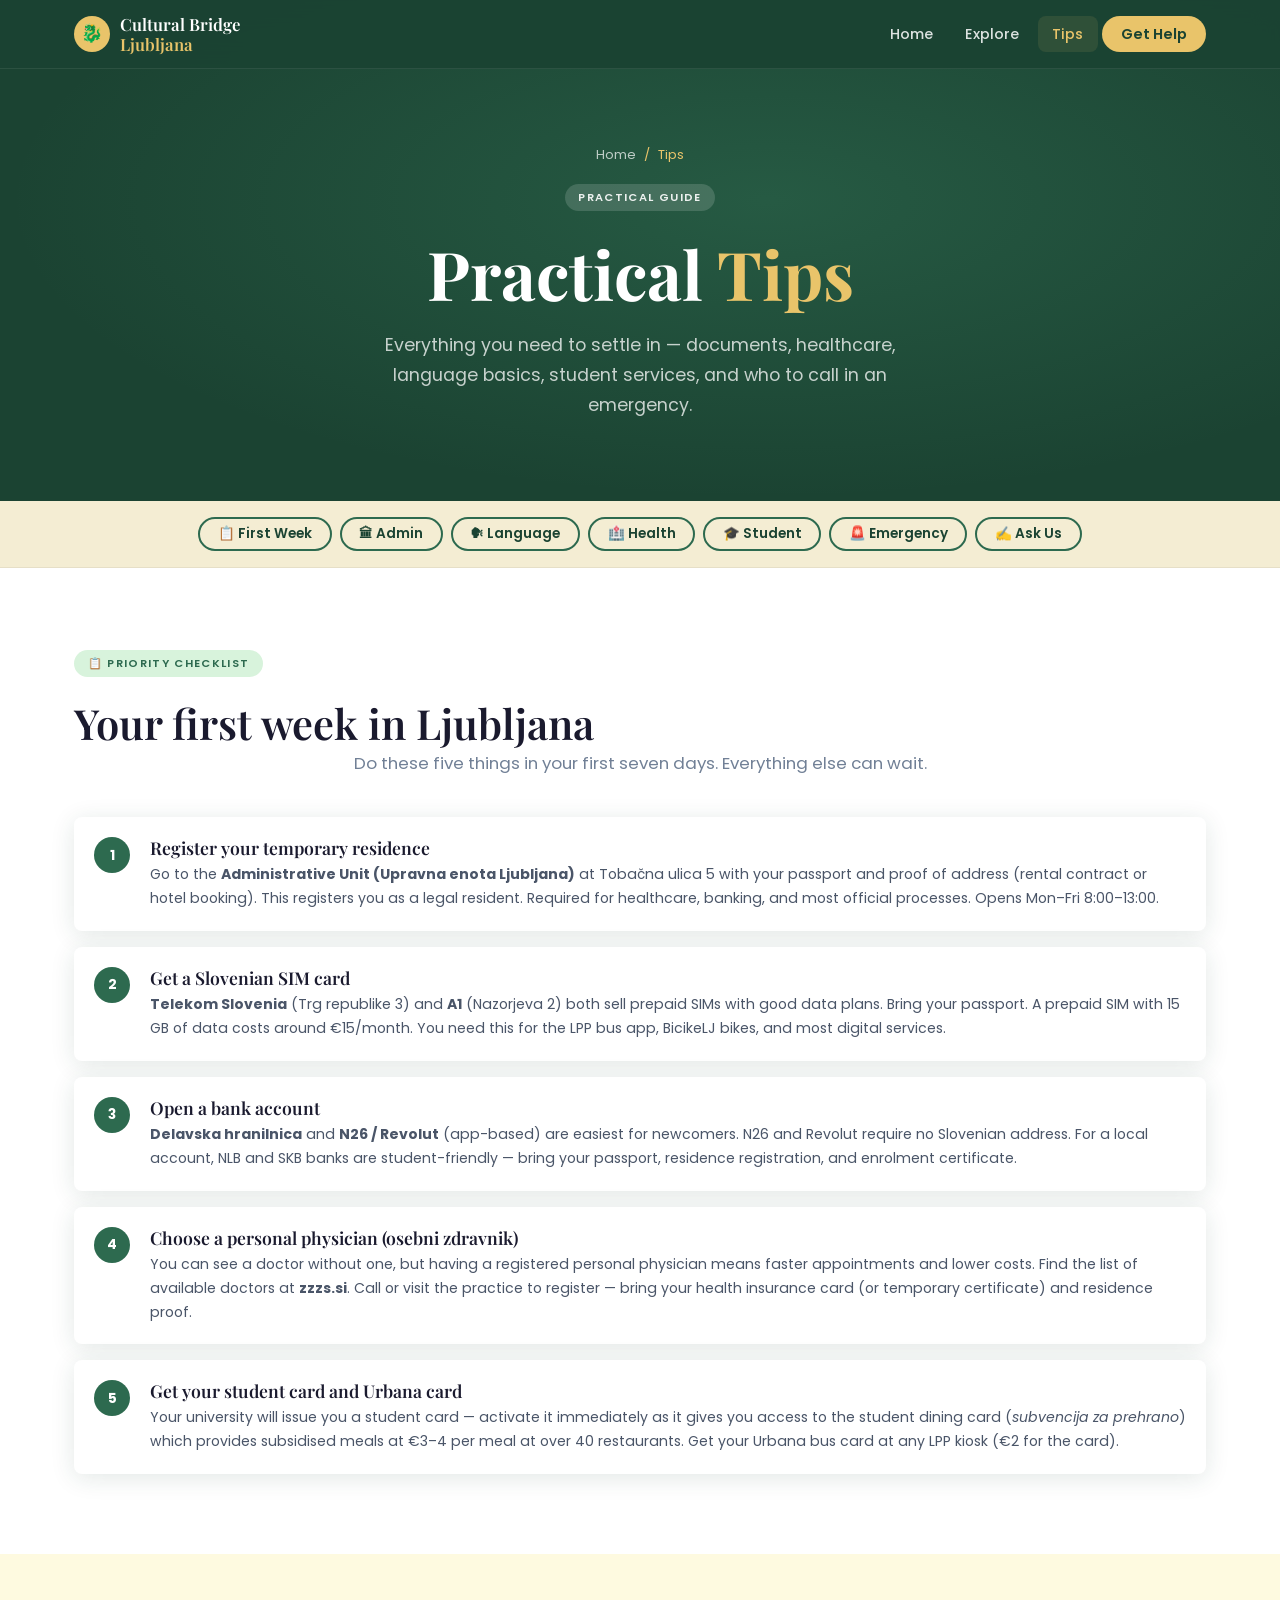
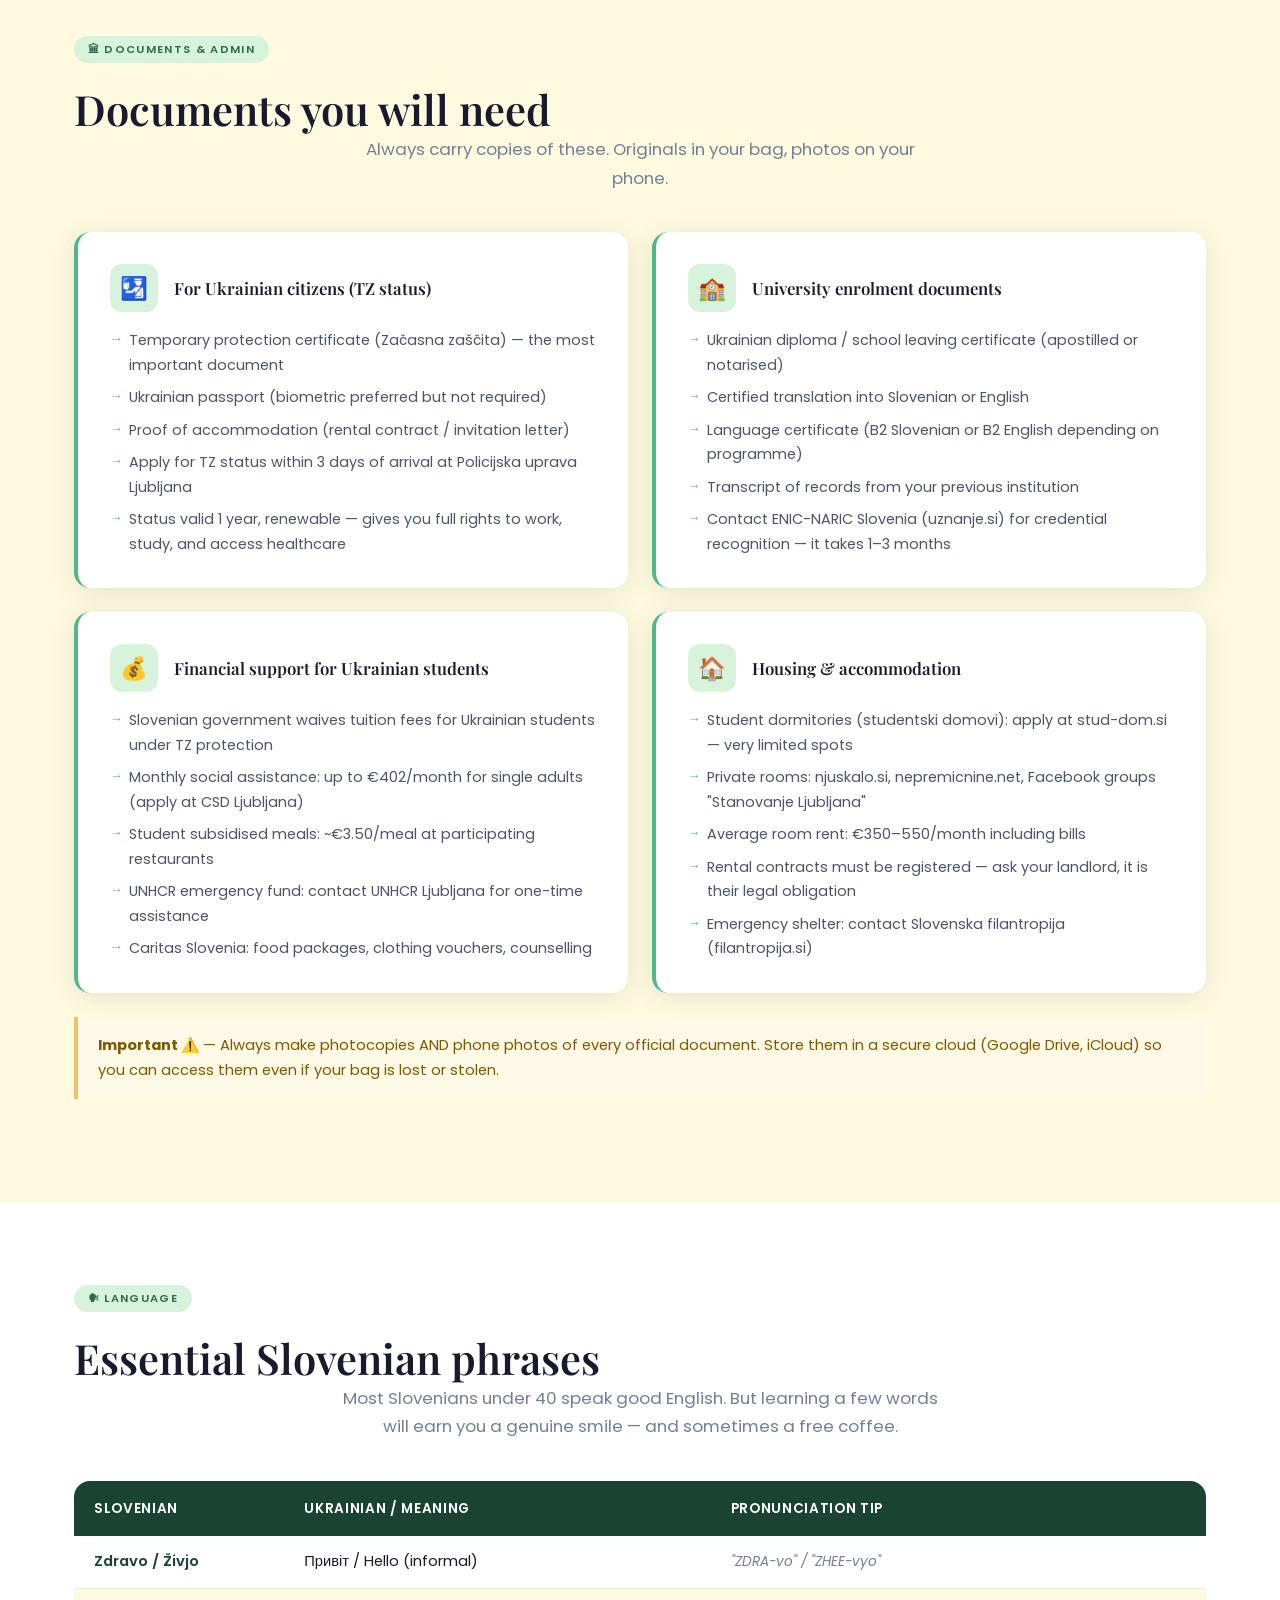
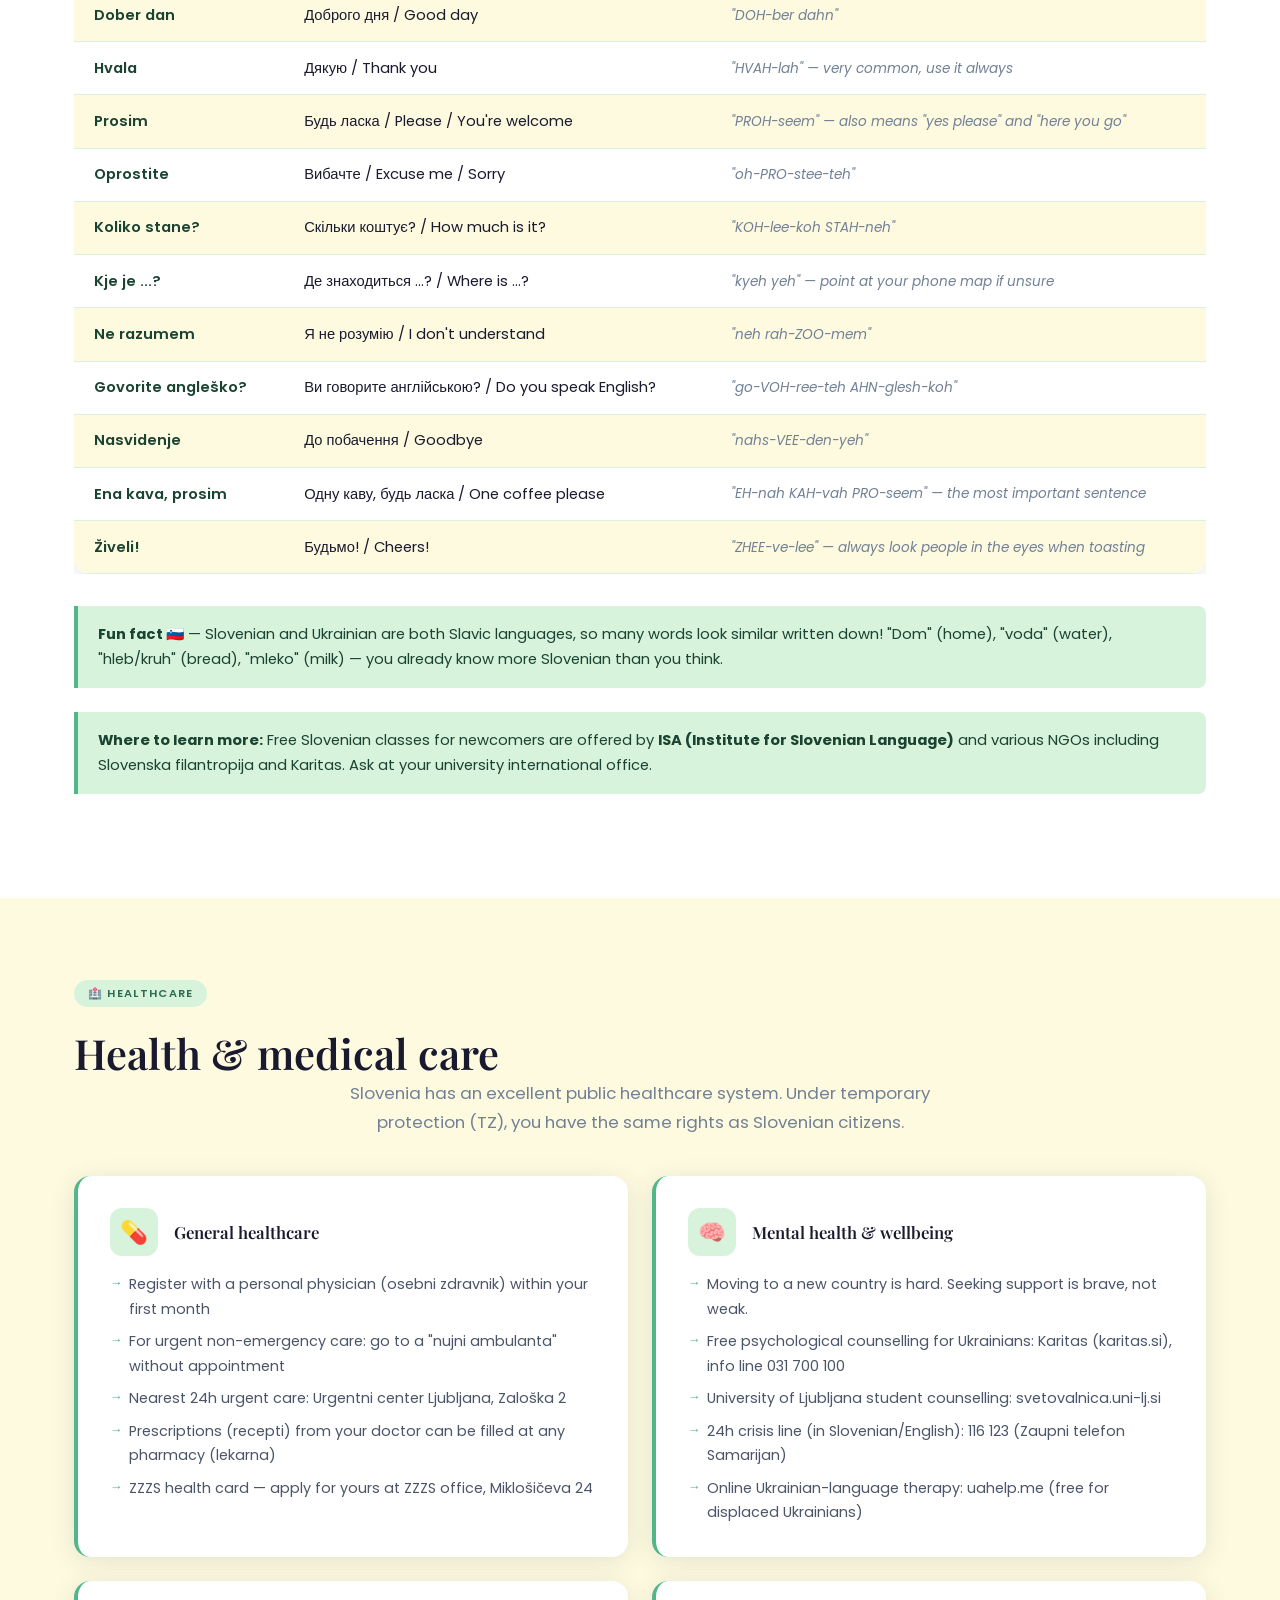
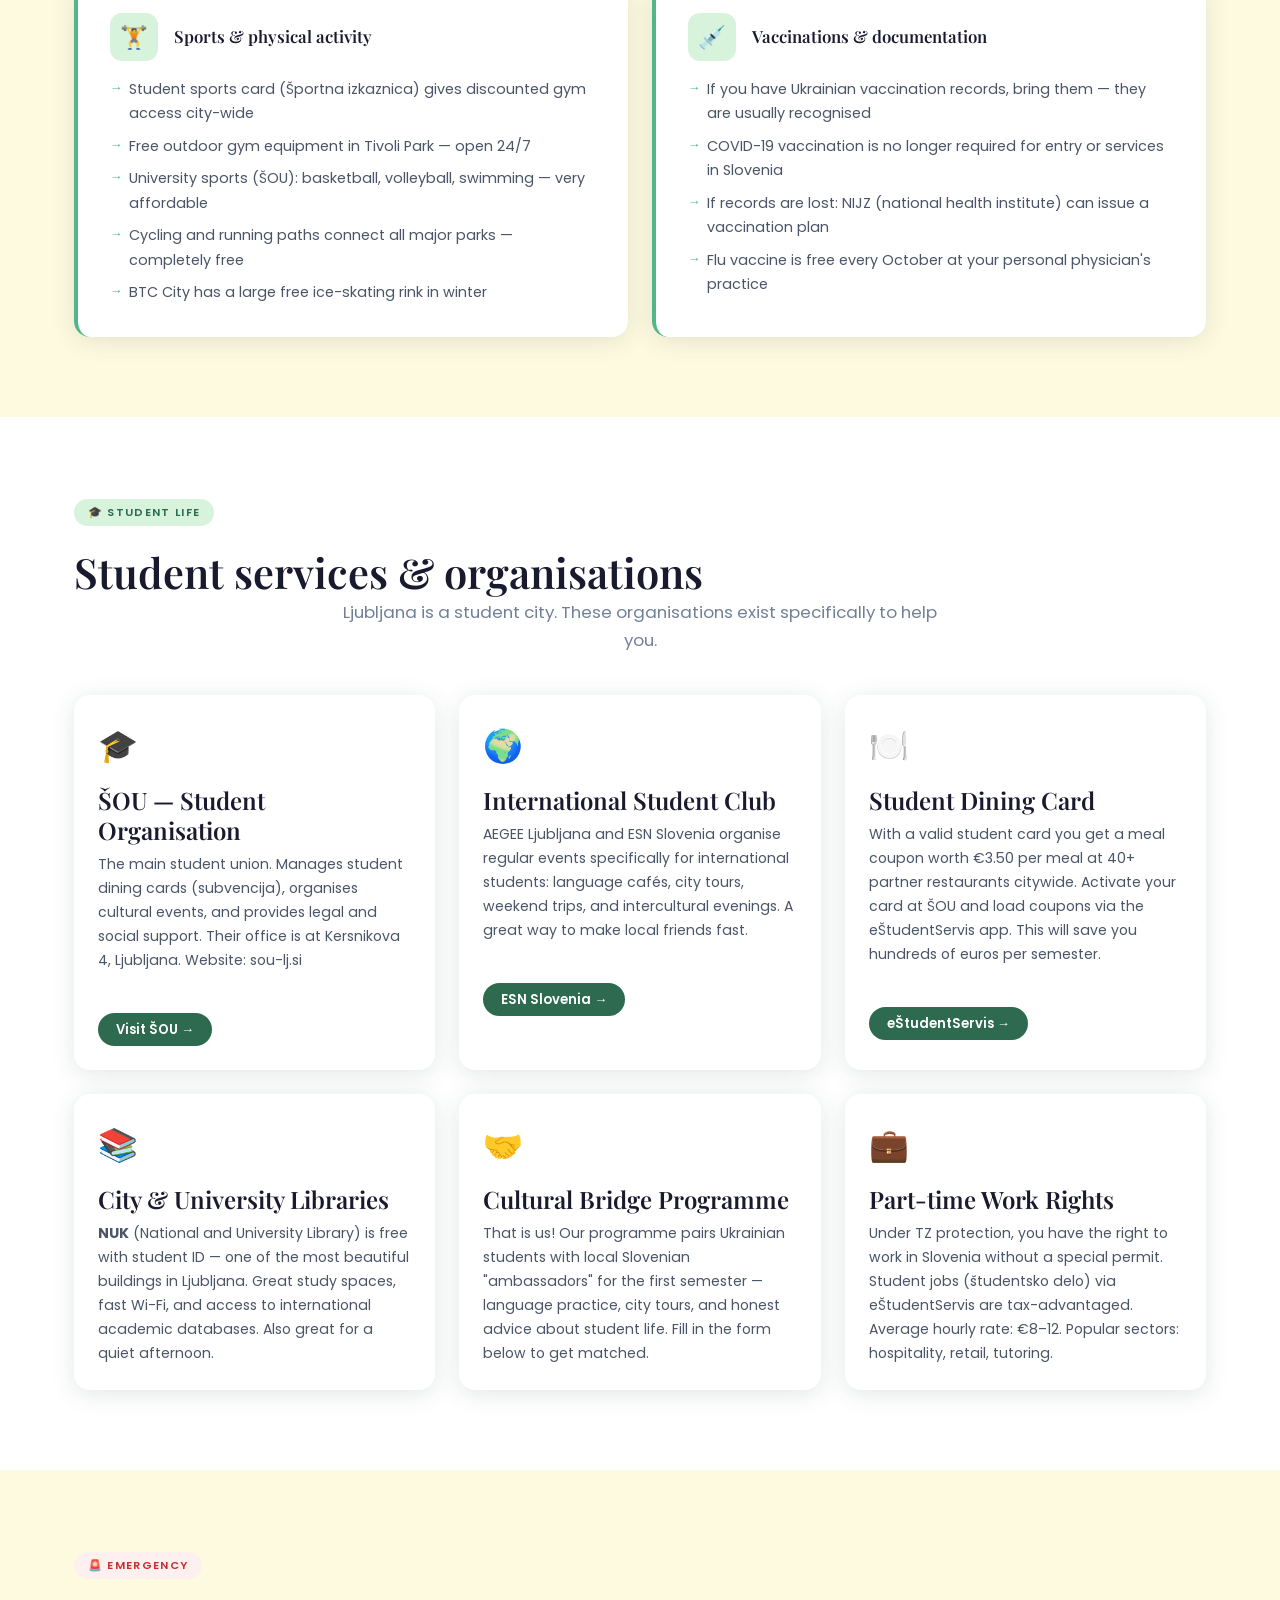
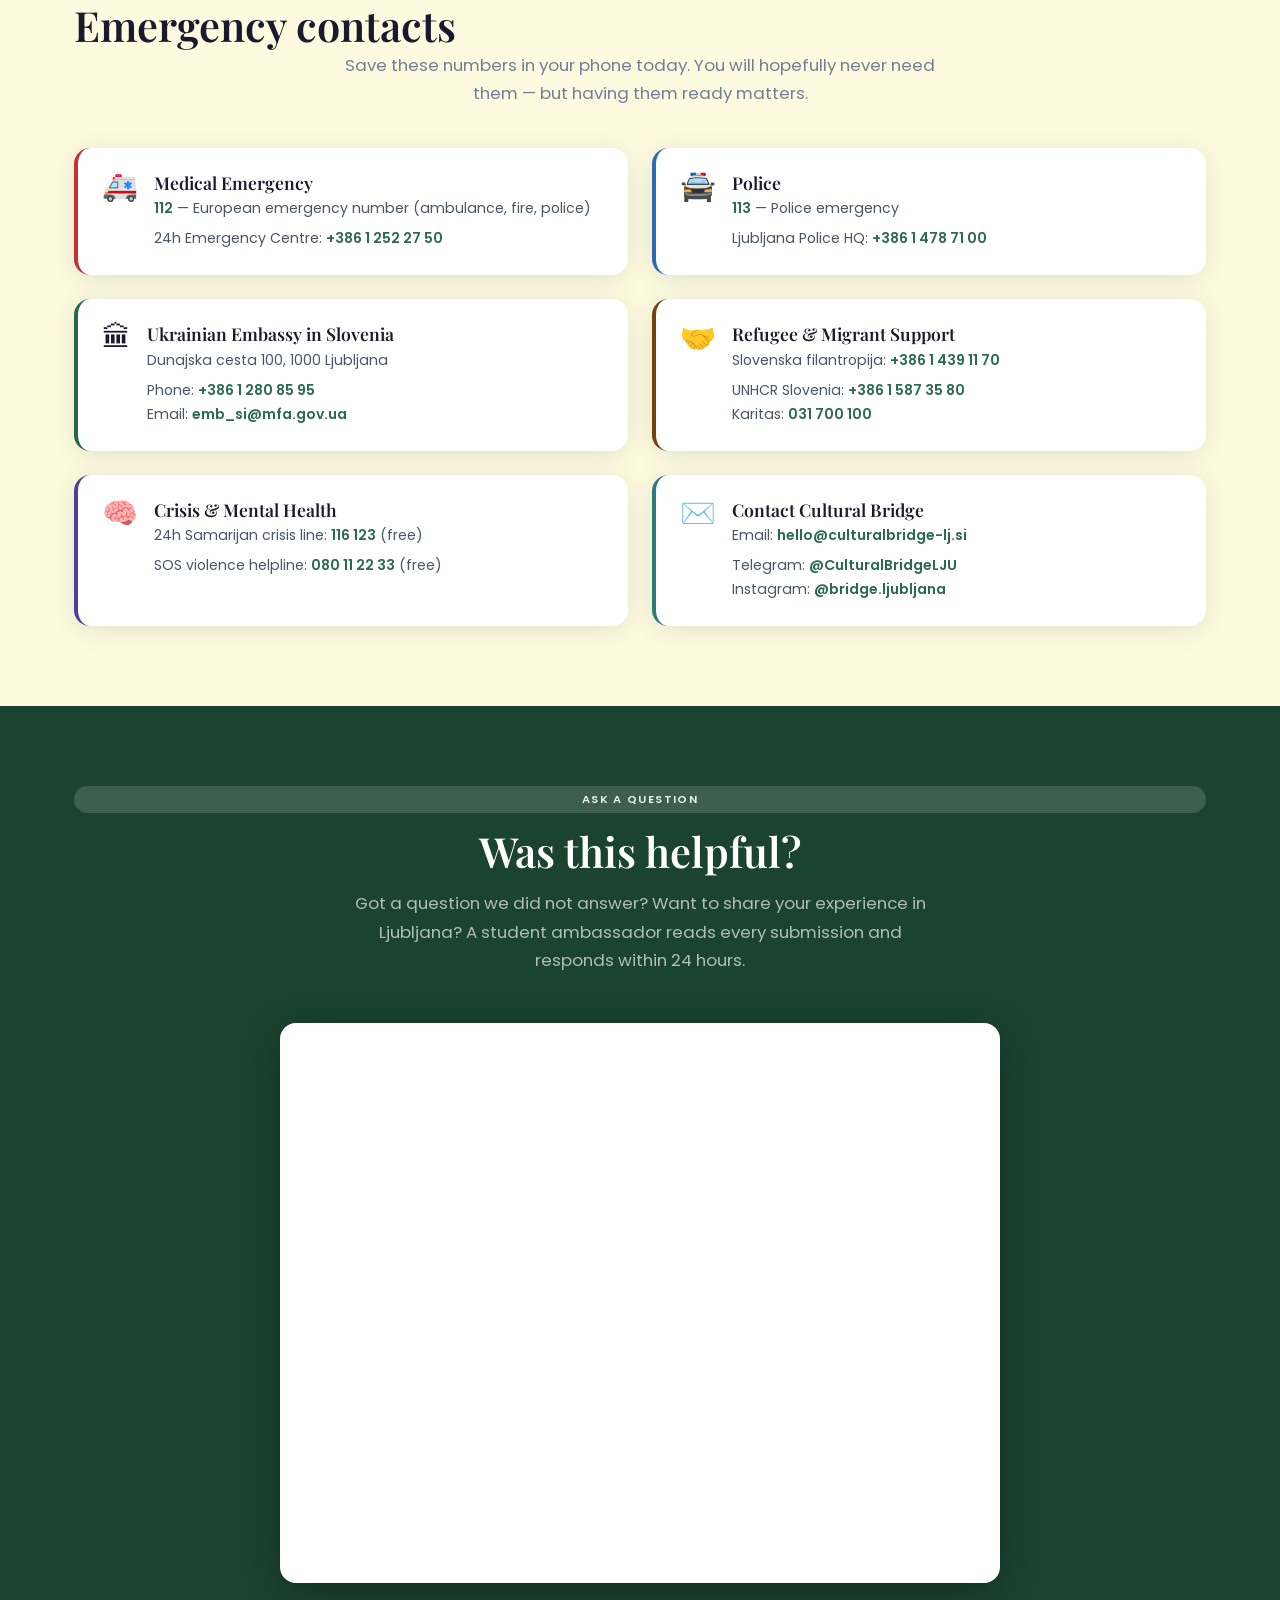
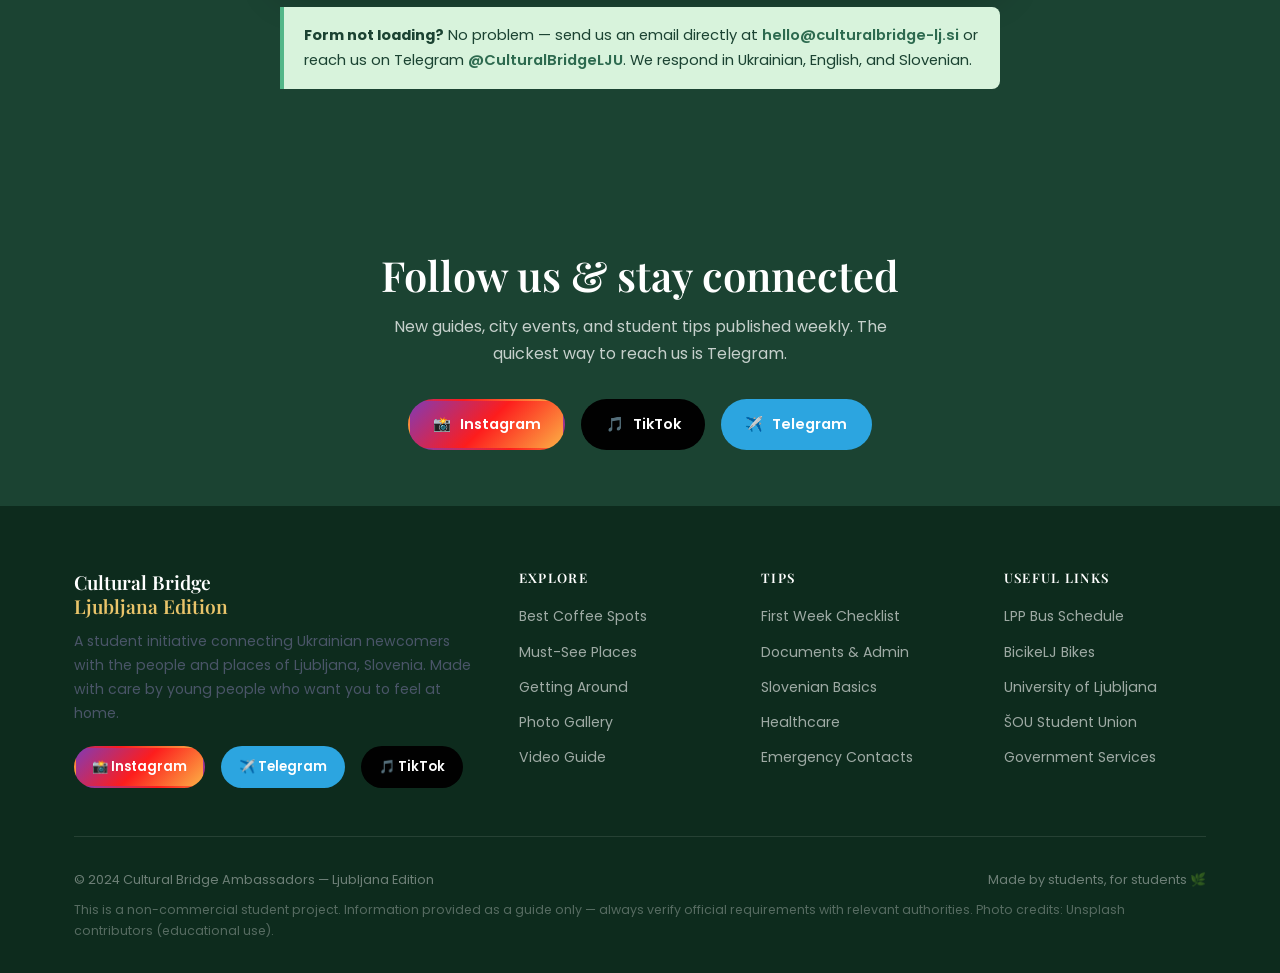
<file: tips.html>
<!DOCTYPE html>
<html lang="en">
<head>
  <meta charset="UTF-8" />
  <meta name="viewport" content="width=device-width, initial-scale=1.0" />
  <title>Practical Tips — Cultural Bridge Ambassadors Ljubljana</title>
  <meta name="description" content="Everything a Ukrainian newcomer needs to know about living in Ljubljana: documents, healthcare, language basics, student services, and emergency contacts." />
  <link rel="icon" href="data:image/svg+xml,<svg xmlns='http://www.w3.org/2000/svg' viewBox='0 0 100 100'><text y='.9em' font-size='90'>🐉</text></svg>" />
  <link rel="stylesheet" href="style.css" />

  <style>
    /* Page-specific extras */
    .steps {
      counter-reset: step;
      display: flex;
      flex-direction: column;
      gap: 1rem;
    }
    .step {
      display: flex;
      gap: 1.25rem;
      align-items: flex-start;
      background: var(--white);
      border-radius: var(--radius-sm);
      padding: 1.25rem;
      box-shadow: var(--shadow);
    }
    .step-num {
      counter-increment: step;
      content: counter(step);
      min-width: 36px; height: 36px;
      background: var(--green-mid);
      color: var(--white);
      border-radius: 50%;
      display: flex; align-items: center; justify-content: center;
      font-weight: 700; font-size: 0.85rem;
      flex-shrink: 0;
    }
    .step-body h4 { margin-bottom: 0.25rem; }
    .step-body p { font-size: 0.88rem; margin: 0; }

    .contact-card {
      background: var(--white);
      border-radius: var(--radius);
      padding: 1.5rem;
      box-shadow: var(--shadow);
      display: flex;
      gap: 1rem;
      align-items: flex-start;
      transition: var(--transition);
    }
    .contact-card:hover { transform: translateY(-3px); box-shadow: var(--shadow-h); }
    .contact-icon {
      font-size: 1.8rem;
      line-height: 1;
      flex-shrink: 0;
    }
    .contact-card h4 { margin-bottom: 0.2rem; }
    .contact-card p { font-size: 0.88rem; margin: 0; }
    .contact-card a { color: var(--green-mid); font-weight: 600; }
    .contact-card a:hover { color: var(--green-dark); }

    .phrase-emoji { font-size: 1.2rem; }

    .highlight-strip {
      background: var(--green-dark);
      color: var(--white);
      padding: 3.5rem 0;
      text-align: center;
    }
    .highlight-strip h2 { color: var(--white); margin-bottom: 0.75rem; }
    .highlight-strip p { color: rgba(255,255,255,0.75); max-width: 520px; margin: 0 auto 2rem; }
  </style>
</head>
<body>

  <!-- ══════════════ NAVIGATION ══════════════ -->
  <nav class="navbar">
    <input type="checkbox" id="nav-check" />
    <div class="nav-inner container">
      <a href="index.html" class="nav-logo">
        <div class="nav-logo-icon">🐉</div>
        <div class="nav-logo-text">Cultural Bridge<br><span>Ljubljana</span></div>
      </a>
      <ul class="nav-links">
        <li><a href="index.html">Home</a></li>
        <li><a href="explore.html">Explore</a></li>
        <li><a href="tips.html" class="active">Tips</a></li>
        <li><a href="#contact" class="nav-cta">Get Help</a></li>
      </ul>
      <label for="nav-check" class="nav-toggle" aria-label="Toggle menu">
        <span></span><span></span><span></span>
      </label>
    </div>
  </nav>

  <!-- ══════════════ PAGE HERO ══════════════ -->
  <section class="page-hero">
    <div class="container page-hero-content">
      <nav class="breadcrumb" aria-label="Breadcrumb">
        <a href="index.html">Home</a>
        <span>/</span>
        <span>Tips</span>
      </nav>
      <div class="tag" style="background:rgba(255,255,255,0.15);color:rgba(255,255,255,0.9);">Practical Guide</div>
      <h1 style="margin-top:0.5rem;">Practical <em style="color:var(--gold);font-style:normal;">Tips</em></h1>
      <p>
        Everything you need to settle in — documents, healthcare, language basics,
        student services, and who to call in an emergency.
      </p>
    </div>
  </section>

  <!-- ══════════════ QUICK JUMP ══════════════ -->
  <div style="background:var(--cream-dark);border-bottom:1px solid rgba(0,0,0,0.06);">
    <div class="container" style="padding-top:1rem;padding-bottom:1rem;">
      <nav style="display:flex;gap:0.5rem;flex-wrap:wrap;justify-content:center;">
        <a href="#first-week" class="btn btn-outline" style="color:var(--green-dark);border-color:var(--green-mid);padding:0.5rem 1.1rem;font-size:0.85rem;">📋 First Week</a>
        <a href="#admin" class="btn btn-outline" style="color:var(--green-dark);border-color:var(--green-mid);padding:0.5rem 1.1rem;font-size:0.85rem;">🏛 Admin</a>
        <a href="#language" class="btn btn-outline" style="color:var(--green-dark);border-color:var(--green-mid);padding:0.5rem 1.1rem;font-size:0.85rem;">🗣 Language</a>
        <a href="#health" class="btn btn-outline" style="color:var(--green-dark);border-color:var(--green-mid);padding:0.5rem 1.1rem;font-size:0.85rem;">🏥 Health</a>
        <a href="#student" class="btn btn-outline" style="color:var(--green-dark);border-color:var(--green-mid);padding:0.5rem 1.1rem;font-size:0.85rem;">🎓 Student</a>
        <a href="#emergency" class="btn btn-outline" style="color:var(--green-dark);border-color:var(--green-mid);padding:0.5rem 1.1rem;font-size:0.85rem;">🚨 Emergency</a>
        <a href="#form" class="btn btn-outline" style="color:var(--green-dark);border-color:var(--green-mid);padding:0.5rem 1.1rem;font-size:0.85rem;">✍️ Ask Us</a>
      </nav>
    </div>
  </div>

  <!-- ══════════════ FIRST WEEK ══════════════ -->
  <section id="first-week" class="section">
    <div class="container">
      <div class="tag">📋 Priority Checklist</div>
      <h2 class="mt-1">Your first week in Ljubljana</h2>
      <p class="section-sub" style="margin-bottom:2.5rem;">
        Do these five things in your first seven days. Everything else can wait.
      </p>

      <div class="steps">
        <div class="step">
          <div class="step-num">1</div>
          <div class="step-body">
            <h4>Register your temporary residence</h4>
            <p>
              Go to the <strong>Administrative Unit (Upravna enota Ljubljana)</strong> at
              Tobačna ulica 5 with your passport and proof of address (rental contract or
              hotel booking). This registers you as a legal resident. Required for healthcare,
              banking, and most official processes. Opens Mon–Fri 8:00–13:00.
            </p>
          </div>
        </div>
        <div class="step">
          <div class="step-num">2</div>
          <div class="step-body">
            <h4>Get a Slovenian SIM card</h4>
            <p>
              <strong>Telekom Slovenia</strong> (Trg republike 3) and <strong>A1</strong>
              (Nazorjeva 2) both sell prepaid SIMs with good data plans. Bring your passport.
              A prepaid SIM with 15 GB of data costs around €15/month. You need this for the
              LPP bus app, BicikeLJ bikes, and most digital services.
            </p>
          </div>
        </div>
        <div class="step">
          <div class="step-num">3</div>
          <div class="step-body">
            <h4>Open a bank account</h4>
            <p>
              <strong>Delavska hranilnica</strong> and <strong>N26 / Revolut</strong> (app-based)
              are easiest for newcomers. N26 and Revolut require no Slovenian address.
              For a local account, NLB and SKB banks are student-friendly — bring your
              passport, residence registration, and enrolment certificate.
            </p>
          </div>
        </div>
        <div class="step">
          <div class="step-num">4</div>
          <div class="step-body">
            <h4>Choose a personal physician (osebni zdravnik)</h4>
            <p>
              You can see a doctor without one, but having a registered personal physician
              means faster appointments and lower costs. Find the list of available doctors
              at <strong>zzzs.si</strong>. Call or visit the practice to register — bring
              your health insurance card (or temporary certificate) and residence proof.
            </p>
          </div>
        </div>
        <div class="step">
          <div class="step-num">5</div>
          <div class="step-body">
            <h4>Get your student card and Urbana card</h4>
            <p>
              Your university will issue you a student card — activate it immediately as it
              gives you access to the student dining card (<em>subvencija za prehrano</em>)
              which provides subsidised meals at €3–4 per meal at over 40 restaurants.
              Get your Urbana bus card at any LPP kiosk (€2 for the card).
            </p>
          </div>
        </div>
      </div>
    </div>
  </section>

  <!-- ══════════════ ADMIN ══════════════ -->
  <section id="admin" class="section bg-cream">
    <div class="container">
      <div class="tag">🏛 Documents & Admin</div>
      <h2 class="mt-1">Documents you will need</h2>
      <p class="section-sub" style="margin-bottom:2.5rem;">
        Always carry copies of these. Originals in your bag, photos on your phone.
      </p>

      <div class="tips-grid">
        <div class="tip-card">
          <div class="tip-card-header">
            <div class="tip-icon">🛂</div>
            <h3>For Ukrainian citizens (TZ status)</h3>
          </div>
          <ul>
            <li>Temporary protection certificate (Začasna zaščita) — the most important document</li>
            <li>Ukrainian passport (biometric preferred but not required)</li>
            <li>Proof of accommodation (rental contract / invitation letter)</li>
            <li>Apply for TZ status within 3 days of arrival at Policijska uprava Ljubljana</li>
            <li>Status valid 1 year, renewable — gives you full rights to work, study, and access healthcare</li>
          </ul>
        </div>

        <div class="tip-card">
          <div class="tip-card-header">
            <div class="tip-icon">🏫</div>
            <h3>University enrolment documents</h3>
          </div>
          <ul>
            <li>Ukrainian diploma / school leaving certificate (apostilled or notarised)</li>
            <li>Certified translation into Slovenian or English</li>
            <li>Language certificate (B2 Slovenian or B2 English depending on programme)</li>
            <li>Transcript of records from your previous institution</li>
            <li>Contact ENIC-NARIC Slovenia (uznanje.si) for credential recognition — it takes 1–3 months</li>
          </ul>
        </div>

        <div class="tip-card">
          <div class="tip-card-header">
            <div class="tip-icon">💰</div>
            <h3>Financial support for Ukrainian students</h3>
          </div>
          <ul>
            <li>Slovenian government waives tuition fees for Ukrainian students under TZ protection</li>
            <li>Monthly social assistance: up to €402/month for single adults (apply at CSD Ljubljana)</li>
            <li>Student subsidised meals: ~€3.50/meal at participating restaurants</li>
            <li>UNHCR emergency fund: contact UNHCR Ljubljana for one-time assistance</li>
            <li>Caritas Slovenia: food packages, clothing vouchers, counselling</li>
          </ul>
        </div>

        <div class="tip-card">
          <div class="tip-card-header">
            <div class="tip-icon">🏠</div>
            <h3>Housing & accommodation</h3>
          </div>
          <ul>
            <li>Student dormitories (studentski domovi): apply at stud-dom.si — very limited spots</li>
            <li>Private rooms: njuskalo.si, nepremicnine.net, Facebook groups "Stanovanje Ljubljana"</li>
            <li>Average room rent: €350–550/month including bills</li>
            <li>Rental contracts must be registered — ask your landlord, it is their legal obligation</li>
            <li>Emergency shelter: contact Slovenska filantropija (filantropija.si)</li>
          </ul>
        </div>
      </div>

      <div class="warning-box">
        <strong>Important ⚠️</strong> — Always make photocopies AND phone photos of every
        official document. Store them in a secure cloud (Google Drive, iCloud) so you can
        access them even if your bag is lost or stolen.
      </div>
    </div>
  </section>

  <!-- ══════════════ LANGUAGE ══════════════ -->
  <section id="language" class="section">
    <div class="container">
      <div class="tag">🗣 Language</div>
      <h2 class="mt-1">Essential Slovenian phrases</h2>
      <p class="section-sub" style="margin-bottom:2.5rem;">
        Most Slovenians under 40 speak good English. But learning a few words will earn you
        a genuine smile — and sometimes a free coffee.
      </p>

      <div style="overflow-x:auto;">
        <table class="lang-table">
          <thead>
            <tr>
              <th>Slovenian</th>
              <th>Ukrainian / Meaning</th>
              <th>Pronunciation tip</th>
            </tr>
          </thead>
          <tbody>
            <tr>
              <td>Zdravo / Živjo</td>
              <td>Привіт / Hello (informal)</td>
              <td>"ZDRA-vo" / "ZHEE-vyo"</td>
            </tr>
            <tr>
              <td>Dober dan</td>
              <td>Доброго дня / Good day</td>
              <td>"DOH-ber dahn"</td>
            </tr>
            <tr>
              <td>Hvala</td>
              <td>Дякую / Thank you</td>
              <td>"HVAH-lah" — very common, use it always</td>
            </tr>
            <tr>
              <td>Prosim</td>
              <td>Будь ласка / Please / You're welcome</td>
              <td>"PROH-seem" — also means "yes please" and "here you go"</td>
            </tr>
            <tr>
              <td>Oprostite</td>
              <td>Вибачте / Excuse me / Sorry</td>
              <td>"oh-PRO-stee-teh"</td>
            </tr>
            <tr>
              <td>Koliko stane?</td>
              <td>Скільки коштує? / How much is it?</td>
              <td>"KOH-lee-koh STAH-neh"</td>
            </tr>
            <tr>
              <td>Kje je ...?</td>
              <td>Де знаходиться ...? / Where is ...?</td>
              <td>"kyeh yeh" — point at your phone map if unsure</td>
            </tr>
            <tr>
              <td>Ne razumem</td>
              <td>Я не розумію / I don't understand</td>
              <td>"neh rah-ZOO-mem"</td>
            </tr>
            <tr>
              <td>Govorite angleško?</td>
              <td>Ви говорите англійською? / Do you speak English?</td>
              <td>"go-VOH-ree-teh AHN-glesh-koh"</td>
            </tr>
            <tr>
              <td>Nasvidenje</td>
              <td>До побачення / Goodbye</td>
              <td>"nahs-VEE-den-yeh"</td>
            </tr>
            <tr>
              <td>Ena kava, prosim</td>
              <td>Одну каву, будь ласка / One coffee please</td>
              <td>"EH-nah KAH-vah PRO-seem" — the most important sentence</td>
            </tr>
            <tr>
              <td>Živeli!</td>
              <td>Будьмо! / Cheers!</td>
              <td>"ZHEE-ve-lee" — always look people in the eyes when toasting</td>
            </tr>
          </tbody>
        </table>
      </div>

      <div class="info-box mt-4">
        <strong>Fun fact 🇸🇮</strong> — Slovenian and Ukrainian are both Slavic languages, so
        many words look similar written down! "Dom" (home), "voda" (water), "hleb/kruh" (bread),
        "mleko" (milk) — you already know more Slovenian than you think.
      </div>

      <div class="info-box">
        <strong>Where to learn more:</strong> Free Slovenian classes for newcomers are offered by
        <strong>ISA (Institute for Slovenian Language)</strong> and various NGOs including
        Slovenska filantropija and Karitas. Ask at your university international office.
      </div>
    </div>
  </section>

  <!-- ══════════════ HEALTH ══════════════ -->
  <section id="health" class="section bg-cream">
    <div class="container">
      <div class="tag">🏥 Healthcare</div>
      <h2 class="mt-1">Health & medical care</h2>
      <p class="section-sub" style="margin-bottom:2.5rem;">
        Slovenia has an excellent public healthcare system. Under temporary protection (TZ),
        you have the same rights as Slovenian citizens.
      </p>

      <div class="tips-grid">
        <div class="tip-card">
          <div class="tip-card-header">
            <div class="tip-icon">💊</div>
            <h3>General healthcare</h3>
          </div>
          <ul>
            <li>Register with a personal physician (osebni zdravnik) within your first month</li>
            <li>For urgent non-emergency care: go to a "nujni ambulanta" without appointment</li>
            <li>Nearest 24h urgent care: Urgentni center Ljubljana, Zaloška 2</li>
            <li>Prescriptions (recepti) from your doctor can be filled at any pharmacy (lekarna)</li>
            <li>ZZZS health card — apply for yours at ZZZS office, Miklošičeva 24</li>
          </ul>
        </div>

        <div class="tip-card">
          <div class="tip-card-header">
            <div class="tip-icon">🧠</div>
            <h3>Mental health & wellbeing</h3>
          </div>
          <ul>
            <li>Moving to a new country is hard. Seeking support is brave, not weak.</li>
            <li>Free psychological counselling for Ukrainians: Karitas (karitas.si), info line 031 700 100</li>
            <li>University of Ljubljana student counselling: svetovalnica.uni-lj.si</li>
            <li>24h crisis line (in Slovenian/English): 116 123 (Zaupni telefon Samarijan)</li>
            <li>Online Ukrainian-language therapy: uahelp.me (free for displaced Ukrainians)</li>
          </ul>
        </div>

        <div class="tip-card">
          <div class="tip-card-header">
            <div class="tip-icon">🏋️</div>
            <h3>Sports & physical activity</h3>
          </div>
          <ul>
            <li>Student sports card (Športna izkaznica) gives discounted gym access city-wide</li>
            <li>Free outdoor gym equipment in Tivoli Park — open 24/7</li>
            <li>University sports (ŠOU): basketball, volleyball, swimming — very affordable</li>
            <li>Cycling and running paths connect all major parks — completely free</li>
            <li>BTC City has a large free ice-skating rink in winter</li>
          </ul>
        </div>

        <div class="tip-card">
          <div class="tip-card-header">
            <div class="tip-icon">💉</div>
            <h3>Vaccinations & documentation</h3>
          </div>
          <ul>
            <li>If you have Ukrainian vaccination records, bring them — they are usually recognised</li>
            <li>COVID-19 vaccination is no longer required for entry or services in Slovenia</li>
            <li>If records are lost: NIJZ (national health institute) can issue a vaccination plan</li>
            <li>Flu vaccine is free every October at your personal physician's practice</li>
          </ul>
        </div>
      </div>
    </div>
  </section>

  <!-- ══════════════ STUDENT SERVICES ══════════════ -->
  <section id="student" class="section">
    <div class="container">
      <div class="tag">🎓 Student Life</div>
      <h2 class="mt-1">Student services & organisations</h2>
      <p class="section-sub" style="margin-bottom:2.5rem;">
        Ljubljana is a student city. These organisations exist specifically to help you.
      </p>

      <div class="grid-3">

        <div class="card">
          <div class="card-body">
            <div style="font-size:2rem;margin-bottom:0.75rem;">🎓</div>
            <h3>ŠOU — Student Organisation</h3>
            <p style="font-size:0.88rem;">
              The main student union. Manages student dining cards (subvencija), organises
              cultural events, and provides legal and social support. Their office is at
              Kersnikova 4, Ljubljana. Website: sou-lj.si
            </p>
            <a href="https://www.sou-lj.si" target="_blank" rel="noopener" class="btn btn-green mt-3" style="font-size:0.82rem;padding:0.5rem 1rem;">Visit ŠOU →</a>
          </div>
        </div>

        <div class="card">
          <div class="card-body">
            <div style="font-size:2rem;margin-bottom:0.75rem;">🌍</div>
            <h3>International Student Club</h3>
            <p style="font-size:0.88rem;">
              AEGEE Ljubljana and ESN Slovenia organise regular events specifically for
              international students: language cafés, city tours, weekend trips, and
              intercultural evenings. A great way to make local friends fast.
            </p>
            <a href="https://www.esnslovenia.si" target="_blank" rel="noopener" class="btn btn-green mt-3" style="font-size:0.82rem;padding:0.5rem 1rem;">ESN Slovenia →</a>
          </div>
        </div>

        <div class="card">
          <div class="card-body">
            <div style="font-size:2rem;margin-bottom:0.75rem;">🍽️</div>
            <h3>Student Dining Card</h3>
            <p style="font-size:0.88rem;">
              With a valid student card you get a meal coupon worth €3.50 per meal at 40+
              partner restaurants citywide. Activate your card at ŠOU and load coupons via
              the eŠtudentServis app. This will save you hundreds of euros per semester.
            </p>
            <a href="https://www.studentski-servis.com" target="_blank" rel="noopener" class="btn btn-green mt-3" style="font-size:0.82rem;padding:0.5rem 1rem;">eŠtudentServis →</a>
          </div>
        </div>

        <div class="card">
          <div class="card-body">
            <div style="font-size:2rem;margin-bottom:0.75rem;">📚</div>
            <h3>City & University Libraries</h3>
            <p style="font-size:0.88rem;">
              <strong>NUK</strong> (National and University Library) is free with student ID —
              one of the most beautiful buildings in Ljubljana. Great study spaces, fast Wi-Fi,
              and access to international academic databases. Also great for a quiet afternoon.
            </p>
          </div>
        </div>

        <div class="card">
          <div class="card-body">
            <div style="font-size:2rem;margin-bottom:0.75rem;">🤝</div>
            <h3>Cultural Bridge Programme</h3>
            <p style="font-size:0.88rem;">
              That is us! Our programme pairs Ukrainian students with local Slovenian
              "ambassadors" for the first semester — language practice, city tours, and
              honest advice about student life. Fill in the form below to get matched.
            </p>
          </div>
        </div>

        <div class="card">
          <div class="card-body">
            <div style="font-size:2rem;margin-bottom:0.75rem;">💼</div>
            <h3>Part-time Work Rights</h3>
            <p style="font-size:0.88rem;">
              Under TZ protection, you have the right to work in Slovenia without a special
              permit. Student jobs (študentsko delo) via eŠtudentServis are tax-advantaged.
              Average hourly rate: €8–12. Popular sectors: hospitality, retail, tutoring.
            </p>
          </div>
        </div>

      </div>
    </div>
  </section>

  <!-- ══════════════ EMERGENCY ══════════════ -->
  <section id="emergency" class="section bg-cream">
    <div class="container">
      <div class="tag" style="background:#FFF0F0;color:#C53030;">🚨 Emergency</div>
      <h2 class="mt-1">Emergency contacts</h2>
      <p class="section-sub" style="margin-bottom:2.5rem;">
        Save these numbers in your phone today. You will hopefully never need them —
        but having them ready matters.
      </p>

      <div class="grid-2">
        <div class="contact-card" style="border-left:4px solid #C53030;">
          <div class="contact-icon">🚑</div>
          <div>
            <h4>Medical Emergency</h4>
            <p><a href="tel:112">112</a> — European emergency number (ambulance, fire, police)</p>
            <p style="margin-top:0.4rem;">24h Emergency Centre: <a href="tel:+38612522750">+386 1 252 27 50</a></p>
          </div>
        </div>

        <div class="contact-card" style="border-left:4px solid #2B6CB0;">
          <div class="contact-icon">🚔</div>
          <div>
            <h4>Police</h4>
            <p><a href="tel:113">113</a> — Police emergency</p>
            <p style="margin-top:0.4rem;">Ljubljana Police HQ: <a href="tel:+38614787100">+386 1 478 71 00</a></p>
          </div>
        </div>

        <div class="contact-card" style="border-left:4px solid #276749;">
          <div class="contact-icon">🏛</div>
          <div>
            <h4>Ukrainian Embassy in Slovenia</h4>
            <p>Dunajska cesta 100, 1000 Ljubljana</p>
            <p style="margin-top:0.4rem;">Phone: <a href="tel:+38612808595">+386 1 280 85 95</a></p>
            <p>Email: <a href="mailto:emb_si@mfa.gov.ua">emb_si@mfa.gov.ua</a></p>
          </div>
        </div>

        <div class="contact-card" style="border-left:4px solid #744210;">
          <div class="contact-icon">🤝</div>
          <div>
            <h4>Refugee & Migrant Support</h4>
            <p>Slovenska filantropija: <a href="tel:+38614391170">+386 1 439 11 70</a></p>
            <p style="margin-top:0.4rem;">UNHCR Slovenia: <a href="tel:+38615873580">+386 1 587 35 80</a></p>
            <p>Karitas: <a href="tel:031700100">031 700 100</a></p>
          </div>
        </div>

        <div class="contact-card" style="border-left:4px solid #553C9A;">
          <div class="contact-icon">🧠</div>
          <div>
            <h4>Crisis & Mental Health</h4>
            <p>24h Samarijan crisis line: <a href="tel:116123">116 123</a> (free)</p>
            <p style="margin-top:0.4rem;">SOS violence helpline: <a href="tel:080112233">080 11 22 33</a> (free)</p>
          </div>
        </div>

        <div class="contact-card" style="border-left:4px solid #2C7A7B;">
          <div class="contact-icon">✉️</div>
          <div>
            <h4>Contact Cultural Bridge</h4>
            <p>Email: <a href="mailto:hello@culturalbridge-lj.si">hello@culturalbridge-lj.si</a></p>
            <p style="margin-top:0.4rem;">Telegram: <a href="#">@CulturalBridgeLJU</a></p>
            <p>Instagram: <a href="#">@bridge.ljubljana</a></p>
          </div>
        </div>
      </div>
    </div>
  </section>

  <!-- ══════════════ FORM ══════════════ -->
  <section id="form" class="section form-section">
    <div class="container">
      <div class="tag" style="background:rgba(255,255,255,0.15);color:rgba(255,255,255,0.9);display:block;text-align:center;">Ask a Question</div>
      <h2 class="section-title mt-1">Was this helpful?</h2>
      <p class="section-sub">
        Got a question we did not answer? Want to share your experience in Ljubljana?
        A student ambassador reads every submission and responds within 24 hours.
      </p>

      <div style="max-width:720px;margin:0 auto;">
        <div class="form-embed">
          <!--
            INSTRUCTIONS: Replace this iframe src with your actual Google Form embed URL.
            1. Create a Google Form at forms.google.com
            2. Click Send → Embed → Copy the iframe src URL
            3. Paste it here as the src attribute value

            Suggested form questions:
            - Your name (short answer)
            - Your email (short answer)
            - Are you a: Ukrainian student / Slovenian student / Other (multiple choice)
            - Your question or message (paragraph)
            - How did you find this guide? (multiple choice)
            - Would you like to join the Cultural Bridge programme? (yes/no)
          -->
          <iframe
            src="https://docs.google.com/forms/d/e/1FAIpQLSdsgJH-nIFdC2Zp8TKRGXehFuniq6JKw5k4h7NvJJNzctkxng/viewform?embedded=true"
            title="Cultural Bridge feedback form"
          >
            Loading form...
          </iframe>
        </div>

        <!-- Fallback message if form doesn't load -->
        <div class="info-box mt-3">
          <strong>Form not loading?</strong> No problem — send us an email directly at
          <a href="mailto:hello@culturalbridge-lj.si" style="color:var(--green-mid);font-weight:600;">hello@culturalbridge-lj.si</a>
          or reach us on Telegram <a href="#" style="color:var(--green-mid);font-weight:600;">@CulturalBridgeLJU</a>.
          We respond in Ukrainian, English, and Slovenian.
        </div>
      </div>
    </div>
  </section>

  <!-- ══════════════ SOCIAL ══════════════ -->
  <section id="contact" class="highlight-strip">
    <div class="container">
      <h2>Follow us & stay connected</h2>
      <p>
        New guides, city events, and student tips published weekly.
        The quickest way to reach us is Telegram.
      </p>
      <div class="social-links">
        <a href="#" class="social-link instagram">📸 &nbsp; Instagram</a>
        <a href="#" class="social-link tiktok">🎵 &nbsp; TikTok</a>
        <a href="#" class="social-link telegram">✈️ &nbsp; Telegram</a>
      </div>
    </div>
  </section>

  <!-- ══════════════ FOOTER ══════════════ -->
  <footer class="footer">
    <div class="container">
      <div class="footer-grid">
        <div class="footer-brand">
          <h3>Cultural Bridge<br><span>Ljubljana Edition</span></h3>
          <p>
            A student initiative connecting Ukrainian newcomers with the people and
            places of Ljubljana, Slovenia. Made with care by young people who want you
            to feel at home.
          </p>
          <div class="social-links" style="justify-content:flex-start;margin-top:1.25rem;">
            <a href="#" class="social-link instagram" style="padding:0.5rem 1rem;font-size:0.82rem;">📸 Instagram</a>
            <a href="#" class="social-link telegram" style="padding:0.5rem 1rem;font-size:0.82rem;">✈️ Telegram</a>
            <a href="#" class="social-link tiktok" style="padding:0.5rem 1rem;font-size:0.82rem;">🎵 TikTok</a>
          </div>
        </div>
        <div class="footer-col">
          <h4>Explore</h4>
          <ul>
            <li><a href="explore.html#coffee">Best Coffee Spots</a></li>
            <li><a href="explore.html#places">Must-See Places</a></li>
            <li><a href="explore.html#transport">Getting Around</a></li>
            <li><a href="explore.html#gallery">Photo Gallery</a></li>
            <li><a href="explore.html#video">Video Guide</a></li>
          </ul>
        </div>
        <div class="footer-col">
          <h4>Tips</h4>
          <ul>
            <li><a href="#first-week">First Week Checklist</a></li>
            <li><a href="#admin">Documents & Admin</a></li>
            <li><a href="#language">Slovenian Basics</a></li>
            <li><a href="#health">Healthcare</a></li>
            <li><a href="#emergency">Emergency Contacts</a></li>
          </ul>
        </div>
        <div class="footer-col">
          <h4>Useful Links</h4>
          <ul>
            <li><a href="https://www.lpp.si" target="_blank" rel="noopener">LPP Bus Schedule</a></li>
            <li><a href="https://www.bicikelj.si" target="_blank" rel="noopener">BicikeLJ Bikes</a></li>
            <li><a href="https://www.uni-lj.si" target="_blank" rel="noopener">University of Ljubljana</a></li>
            <li><a href="https://www.sou-lj.si" target="_blank" rel="noopener">ŠOU Student Union</a></li>
            <li><a href="https://www.gov.si" target="_blank" rel="noopener">Government Services</a></li>
          </ul>
        </div>
      </div>
      <div class="footer-bottom">
        <span>© 2024 Cultural Bridge Ambassadors — Ljubljana Edition</span>
        <span>Made by students, for students 🌿</span>
      </div>
      <p class="footer-credits">
        This is a non-commercial student project. Information provided as a guide only —
        always verify official requirements with relevant authorities.
        Photo credits: Unsplash contributors (educational use).
      </p>
    </div>
  </footer>

</body>
</html>
</file>
<file: style.css>
/* =====================================================
   Cultural Bridge Ambassadors: Ljubljana Edition
   Global Stylesheet
   Fonts: Playfair Display (headings) + Poppins (body)
   Colors: Forest Green + Dragon Gold + Cream
   ===================================================== */

@import url('https://fonts.googleapis.com/css2?family=Playfair+Display:wght@400;600;700&family=Poppins:wght@300;400;500;600&display=swap');

/* ── Variables ── */
:root {
  --green-dark:  #1B4332;
  --green-mid:   #2D6A4F;
  --green-light: #52B788;
  --green-pale:  #D8F3DC;
  --gold:        #E9C46A;
  --gold-dark:   #C9A227;
  --cream:       #FEFAE0;
  --cream-dark:  #F4EDD3;
  --white:       #FFFFFF;
  --text-dark:   #1A1A2E;
  --text-mid:    #4A5568;
  --text-light:  #718096;
  --shadow:      0 4px 24px rgba(27, 67, 50, 0.12);
  --shadow-h:    0 8px 40px rgba(27, 67, 50, 0.22);
  --radius:      16px;
  --radius-sm:   8px;
  --transition:  all 0.3s ease;
  --max-w:       1180px;
}

/* ── Reset ── */
*, *::before, *::after { box-sizing: border-box; margin: 0; padding: 0; }
html { scroll-behavior: smooth; font-size: 16px; }
body {
  font-family: 'Poppins', sans-serif;
  color: var(--text-dark);
  background: var(--white);
  line-height: 1.7;
  -webkit-font-smoothing: antialiased;
}
img { max-width: 100%; display: block; }
a { color: inherit; text-decoration: none; }
ul { list-style: none; }

/* ── Typography ── */
h1, h2, h3, h4 {
  font-family: 'Playfair Display', serif;
  line-height: 1.25;
  color: var(--text-dark);
}
h1 { font-size: clamp(2.2rem, 6vw, 4.2rem); font-weight: 700; }
h2 { font-size: clamp(1.6rem, 4vw, 2.6rem); font-weight: 600; }
h3 { font-size: clamp(1.15rem, 2.5vw, 1.5rem); font-weight: 600; }
h4 { font-size: 1.1rem; font-weight: 600; }
p  { color: var(--text-mid); margin-bottom: 1rem; }
p:last-child { margin-bottom: 0; }

/* ── Layout helpers ── */
.container {
  max-width: var(--max-w);
  margin: 0 auto;
  padding: 0 1.5rem;
}
.section { padding: 5rem 0; }
.section-sm { padding: 3rem 0; }
.section-title {
  text-align: center;
  margin-bottom: 0.75rem;
}
.section-sub {
  text-align: center;
  color: var(--text-light);
  font-size: 1.05rem;
  max-width: 600px;
  margin: 0 auto 3rem;
}
.tag {
  display: inline-block;
  font-size: 0.7rem;
  font-weight: 600;
  letter-spacing: 0.12em;
  text-transform: uppercase;
  color: var(--green-mid);
  background: var(--green-pale);
  border-radius: 50px;
  padding: 0.25rem 0.85rem;
  margin-bottom: 0.75rem;
}

/* ── Buttons ── */
.btn {
  display: inline-block;
  padding: 0.85rem 2rem;
  border-radius: 50px;
  font-family: 'Poppins', sans-serif;
  font-weight: 600;
  font-size: 0.95rem;
  cursor: pointer;
  border: 2px solid transparent;
  transition: var(--transition);
  line-height: 1;
}
.btn-primary {
  background: var(--gold);
  color: var(--green-dark);
  border-color: var(--gold);
}
.btn-primary:hover {
  background: var(--gold-dark);
  border-color: var(--gold-dark);
  transform: translateY(-2px);
  box-shadow: 0 6px 20px rgba(233, 196, 106, 0.5);
}
.btn-outline {
  background: transparent;
  color: var(--white);
  border-color: var(--white);
}
.btn-outline:hover {
  background: var(--white);
  color: var(--green-dark);
  transform: translateY(-2px);
}
.btn-green {
  background: var(--green-mid);
  color: var(--white);
  border-color: var(--green-mid);
}
.btn-green:hover {
  background: var(--green-dark);
  border-color: var(--green-dark);
  transform: translateY(-2px);
  box-shadow: var(--shadow-h);
}

/* ── Navbar ── */
.navbar {
  position: fixed;
  top: 0; left: 0; right: 0;
  z-index: 1000;
  background: rgba(27, 67, 50, 0.96);
  backdrop-filter: blur(12px);
  -webkit-backdrop-filter: blur(12px);
  border-bottom: 1px solid rgba(255,255,255,0.08);
}
.nav-inner {
  display: flex;
  align-items: center;
  justify-content: space-between;
  height: 68px;
}
.nav-logo {
  display: flex;
  align-items: center;
  gap: 0.6rem;
}
.nav-logo-icon {
  width: 36px; height: 36px;
  background: var(--gold);
  border-radius: 50%;
  display: flex; align-items: center; justify-content: center;
  font-size: 1.1rem;
}
.nav-logo-text {
  font-family: 'Playfair Display', serif;
  color: var(--white);
  font-size: 1.05rem;
  font-weight: 600;
  line-height: 1.2;
}
.nav-logo-text span { color: var(--gold); }
.nav-links {
  display: flex;
  align-items: center;
  gap: 0.25rem;
}
.nav-links a {
  color: rgba(255,255,255,0.85);
  font-size: 0.9rem;
  font-weight: 500;
  padding: 0.5rem 0.9rem;
  border-radius: var(--radius-sm);
  transition: var(--transition);
}
.nav-links a:hover,
.nav-links a.active {
  color: var(--gold);
  background: rgba(233, 196, 106, 0.1);
}
.nav-cta {
  background: var(--gold) !important;
  color: var(--green-dark) !important;
  font-weight: 600 !important;
  padding: 0.5rem 1.2rem !important;
  border-radius: 50px !important;
}
.nav-cta:hover {
  background: var(--gold-dark) !important;
}

/* Mobile nav */
.nav-toggle {
  display: none;
  flex-direction: column;
  gap: 5px;
  cursor: pointer;
  padding: 0.5rem;
  background: none;
  border: none;
}
.nav-toggle span {
  display: block;
  width: 24px; height: 2px;
  background: var(--white);
  border-radius: 2px;
  transition: var(--transition);
}
#nav-check { display: none; }
@media (max-width: 768px) {
  .nav-toggle { display: flex; }
  .nav-links {
    position: fixed;
    top: 68px; left: 0; right: 0;
    background: var(--green-dark);
    flex-direction: column;
    align-items: stretch;
    padding: 1rem 1.5rem 2rem;
    gap: 0.25rem;
    transform: translateY(-110%);
    transition: transform 0.35s ease;
    box-shadow: var(--shadow);
  }
  .nav-links a { padding: 0.75rem 1rem; border-radius: var(--radius-sm); }
  #nav-check:checked ~ .nav-inner .nav-links { transform: translateY(0); }
  #nav-check:checked ~ .nav-inner .nav-toggle span:nth-child(1) { transform: rotate(45deg) translate(5px, 5px); }
  #nav-check:checked ~ .nav-inner .nav-toggle span:nth-child(2) { opacity: 0; }
  #nav-check:checked ~ .nav-inner .nav-toggle span:nth-child(3) { transform: rotate(-45deg) translate(5px, -5px); }
}

/* ── Hero ── */
.hero {
  position: relative;
  min-height: 100svh;
  display: flex;
  align-items: center;
  overflow: hidden;
  background: var(--green-dark);
}
.hero-bg {
  position: absolute;
  inset: 0;
  background-image:
    linear-gradient(to bottom, rgba(27,67,50,0.62) 0%, rgba(27,67,50,0.78) 60%, rgba(27,67,50,0.95) 100%),
    url('https://images.unsplash.com/photo-1555396273-367ea4eb4db5?w=1600&q=80');
  background-size: cover;
  background-position: center;
  background-repeat: no-repeat;
}
.hero-content {
  position: relative;
  z-index: 1;
  max-width: 780px;
  padding-top: 68px;
}
.hero-flag {
  display: inline-flex;
  align-items: center;
  gap: 0.6rem;
  background: rgba(255,255,255,0.1);
  border: 1px solid rgba(255,255,255,0.2);
  border-radius: 50px;
  padding: 0.4rem 1rem;
  margin-bottom: 1.5rem;
  font-size: 0.82rem;
  color: rgba(255,255,255,0.9);
  font-weight: 500;
  letter-spacing: 0.05em;
}
.hero h1 { color: var(--white); margin-bottom: 1.25rem; }
.hero h1 em { color: var(--gold); font-style: normal; }
.hero p {
  color: rgba(255,255,255,0.82);
  font-size: 1.15rem;
  max-width: 560px;
  margin-bottom: 2rem;
}
.hero-btns { display: flex; flex-wrap: wrap; gap: 1rem; }
.hero-scroll {
  position: absolute;
  bottom: 2.5rem; left: 50%;
  transform: translateX(-50%);
  z-index: 1;
  display: flex;
  flex-direction: column;
  align-items: center;
  gap: 0.4rem;
  color: rgba(255,255,255,0.55);
  font-size: 0.75rem;
  letter-spacing: 0.1em;
  text-transform: uppercase;
  animation: bounce 2s infinite;
}
.hero-scroll::after {
  content: '';
  display: block;
  width: 1px; height: 40px;
  background: rgba(255,255,255,0.35);
}
@keyframes bounce {
  0%, 100% { transform: translateX(-50%) translateY(0); }
  50% { transform: translateX(-50%) translateY(6px); }
}

/* ── Cards ── */
.card {
  background: var(--white);
  border-radius: var(--radius);
  box-shadow: var(--shadow);
  overflow: hidden;
  transition: var(--transition);
}
.card:hover {
  transform: translateY(-5px);
  box-shadow: var(--shadow-h);
}
.card-img {
  width: 100%;
  height: 220px;
  object-fit: cover;
}
.card-body { padding: 1.5rem; }
.card-body h3 { margin-bottom: 0.5rem; }
.card-body p { font-size: 0.92rem; }

/* ── Grid layouts ── */
.grid-3 {
  display: grid;
  grid-template-columns: repeat(3, 1fr);
  gap: 1.5rem;
}
.grid-2 {
  display: grid;
  grid-template-columns: repeat(2, 1fr);
  gap: 1.5rem;
}
.grid-4 {
  display: grid;
  grid-template-columns: repeat(4, 1fr);
  gap: 1rem;
}
@media (max-width: 1024px) {
  .grid-4 { grid-template-columns: repeat(2, 1fr); }
  .grid-3 { grid-template-columns: repeat(2, 1fr); }
}
@media (max-width: 640px) {
  .grid-4, .grid-3, .grid-2 { grid-template-columns: 1fr; }
}

/* ── About section ── */
.about {
  background: var(--cream);
}
.about-inner {
  display: grid;
  grid-template-columns: 1fr 1fr;
  gap: 4rem;
  align-items: center;
}
.about-img {
  border-radius: var(--radius);
  height: 420px;
  object-fit: cover;
  box-shadow: var(--shadow);
}
.about-text h2 { margin-bottom: 1.25rem; }
.about-text p { font-size: 1rem; }
.about-badges {
  display: flex;
  flex-wrap: wrap;
  gap: 0.6rem;
  margin-top: 1.5rem;
}
.badge {
  background: var(--green-pale);
  color: var(--green-dark);
  font-size: 0.82rem;
  font-weight: 600;
  padding: 0.35rem 0.9rem;
  border-radius: 50px;
}
@media (max-width: 768px) {
  .about-inner { grid-template-columns: 1fr; gap: 2rem; }
  .about-img { height: 260px; }
}

/* ── Featured cards (homepage previews) ── */
.feature-card {
  border-radius: var(--radius);
  overflow: hidden;
  position: relative;
  height: 340px;
  display: flex;
  align-items: flex-end;
  box-shadow: var(--shadow);
  transition: var(--transition);
}
.feature-card:hover { transform: translateY(-5px); box-shadow: var(--shadow-h); }
.feature-card-bg {
  position: absolute;
  inset: 0;
  background-size: cover;
  background-position: center;
  transition: transform 0.5s ease;
}
.feature-card:hover .feature-card-bg { transform: scale(1.05); }
.feature-card-overlay {
  position: absolute;
  inset: 0;
  background: linear-gradient(to top, rgba(27,67,50,0.9) 0%, rgba(27,67,50,0.15) 60%, transparent 100%);
}
.feature-card-content {
  position: relative;
  z-index: 1;
  padding: 2rem;
  color: var(--white);
}
.feature-card-content h3 { color: var(--white); margin-bottom: 0.4rem; }
.feature-card-content p { color: rgba(255,255,255,0.8); font-size: 0.9rem; margin-bottom: 1rem; }

/* ── Stats strip ── */
.stats {
  background: var(--green-mid);
  padding: 3rem 0;
}
.stats-grid {
  display: grid;
  grid-template-columns: repeat(4, 1fr);
  gap: 1.5rem;
  text-align: center;
}
.stat-item strong {
  display: block;
  font-family: 'Playfair Display', serif;
  font-size: 2.5rem;
  color: var(--gold);
  font-weight: 700;
  line-height: 1;
  margin-bottom: 0.4rem;
}
.stat-item span {
  font-size: 0.9rem;
  color: rgba(255,255,255,0.8);
}
@media (max-width: 640px) {
  .stats-grid { grid-template-columns: repeat(2, 1fr); }
}

/* ── Coffee section ── */
.coffee-card {
  background: var(--white);
  border-radius: var(--radius);
  overflow: hidden;
  box-shadow: var(--shadow);
  transition: var(--transition);
  display: flex;
  flex-direction: column;
}
.coffee-card:hover { transform: translateY(-4px); box-shadow: var(--shadow-h); }
.coffee-card-img {
  height: 200px;
  object-fit: cover;
  width: 100%;
}
.coffee-card-body {
  padding: 1.25rem;
  flex: 1;
  display: flex;
  flex-direction: column;
}
.coffee-card-body h3 { margin-bottom: 0.4rem; font-size: 1.15rem; }
.coffee-card-body p { font-size: 0.88rem; flex: 1; }
.coffee-meta {
  display: flex;
  gap: 1rem;
  margin-top: 0.75rem;
  padding-top: 0.75rem;
  border-top: 1px solid var(--green-pale);
  font-size: 0.82rem;
  color: var(--text-light);
}
.coffee-meta span { display: flex; align-items: center; gap: 0.3rem; }

/* ── Places section ── */
.places-grid {
  display: grid;
  grid-template-columns: repeat(2, 1fr);
  grid-template-rows: auto auto;
  gap: 1.25rem;
}
.place-card {
  border-radius: var(--radius);
  overflow: hidden;
  position: relative;
  box-shadow: var(--shadow);
  transition: var(--transition);
}
.place-card:hover { transform: translateY(-4px); box-shadow: var(--shadow-h); }
.place-card.featured {
  grid-column: 1 / -1;
  height: 380px;
}
.place-card:not(.featured) { height: 260px; }
.place-card img {
  width: 100%; height: 100%;
  object-fit: cover;
  display: block;
  transition: transform 0.5s ease;
}
.place-card:hover img { transform: scale(1.04); }
.place-card-label {
  position: absolute;
  bottom: 0; left: 0; right: 0;
  padding: 1.5rem 1.25rem 1.25rem;
  background: linear-gradient(to top, rgba(27,67,50,0.92), transparent);
  color: var(--white);
}
.place-card-label h3 { color: var(--white); margin-bottom: 0.2rem; font-size: 1.2rem; }
.place-card-label p { color: rgba(255,255,255,0.78); font-size: 0.85rem; margin: 0; }
@media (max-width: 640px) {
  .places-grid { grid-template-columns: 1fr; }
  .place-card.featured { grid-column: 1; height: 260px; }
}

/* ── Transport section ── */
.transport {
  background: var(--green-pale);
}
.transport-items {
  display: grid;
  grid-template-columns: repeat(3, 1fr);
  gap: 1.5rem;
}
.transport-item {
  background: var(--white);
  border-radius: var(--radius);
  padding: 2rem;
  box-shadow: var(--shadow);
  transition: var(--transition);
}
.transport-item:hover { transform: translateY(-3px); box-shadow: var(--shadow-h); }
.transport-icon {
  width: 56px; height: 56px;
  background: var(--green-pale);
  border-radius: 14px;
  display: flex; align-items: center; justify-content: center;
  font-size: 1.6rem;
  margin-bottom: 1rem;
}
.transport-item h3 { margin-bottom: 0.5rem; font-size: 1.1rem; }
.transport-item p { font-size: 0.88rem; }
@media (max-width: 768px) {
  .transport-items { grid-template-columns: 1fr; }
}

/* ── Map ── */
.map-container {
  border-radius: var(--radius);
  overflow: hidden;
  box-shadow: var(--shadow);
  height: 480px;
}
.map-container iframe {
  width: 100%; height: 100%;
  border: none;
  display: block;
}

/* ── Gallery ── */
.gallery {
  background: var(--text-dark);
  padding: 5rem 0;
}
.gallery h2, .gallery .section-sub { color: var(--white); }
.gallery .section-sub { color: rgba(255,255,255,0.6); }

/* CSS Scroll-snap carousel */
.gallery-track-wrap {
  overflow: hidden;
  border-radius: var(--radius);
}
.gallery-track {
  display: flex;
  overflow-x: auto;
  scroll-snap-type: x mandatory;
  -webkit-overflow-scrolling: touch;
  gap: 1rem;
  padding-bottom: 1rem;
  scrollbar-width: none;
}
.gallery-track::-webkit-scrollbar { display: none; }
.gallery-item {
  flex: 0 0 calc(33.33% - 0.67rem);
  scroll-snap-align: start;
  border-radius: var(--radius-sm);
  overflow: hidden;
  height: 280px;
  position: relative;
}
.gallery-item img {
  width: 100%; height: 100%;
  object-fit: cover;
  transition: transform 0.4s ease;
}
.gallery-item:hover img { transform: scale(1.06); }
.gallery-item-caption {
  position: absolute;
  bottom: 0; left: 0; right: 0;
  padding: 0.75rem 1rem;
  background: linear-gradient(to top, rgba(0,0,0,0.75), transparent);
  color: var(--white);
  font-size: 0.82rem;
  font-weight: 500;
}
.gallery-scroll-hint {
  text-align: center;
  margin-top: 1rem;
  color: rgba(255,255,255,0.45);
  font-size: 0.82rem;
  letter-spacing: 0.05em;
}
@media (max-width: 768px) {
  .gallery-item { flex: 0 0 80%; }
}

/* ── Video block ── */
.video-section { background: var(--cream); }
.video-wrap {
  display: grid;
  grid-template-columns: 1fr 1fr;
  gap: 3rem;
  align-items: center;
}
.video-embed {
  border-radius: var(--radius);
  overflow: hidden;
  box-shadow: var(--shadow);
  aspect-ratio: 16/9;
}
.video-embed iframe {
  width: 100%; height: 100%;
  border: none;
}
.video-text h2 { margin-bottom: 1rem; }
@media (max-width: 768px) {
  .video-wrap { grid-template-columns: 1fr; gap: 2rem; }
}

/* ── Tips cards ── */
.tips-grid {
  display: grid;
  grid-template-columns: repeat(2, 1fr);
  gap: 1.5rem;
}
.tip-card {
  background: var(--white);
  border-radius: var(--radius);
  padding: 2rem;
  box-shadow: var(--shadow);
  border-left: 4px solid var(--green-light);
  transition: var(--transition);
}
.tip-card:hover { transform: translateY(-3px); box-shadow: var(--shadow-h); }
.tip-card-header {
  display: flex;
  align-items: center;
  gap: 1rem;
  margin-bottom: 1rem;
}
.tip-icon {
  width: 48px; height: 48px;
  background: var(--green-pale);
  border-radius: 12px;
  display: flex; align-items: center; justify-content: center;
  font-size: 1.4rem;
  flex-shrink: 0;
}
.tip-card h3 { margin-bottom: 0; font-size: 1.05rem; }
.tip-card ul {
  list-style: none;
  display: flex;
  flex-direction: column;
  gap: 0.5rem;
}
.tip-card ul li {
  font-size: 0.9rem;
  color: var(--text-mid);
  padding-left: 1.2rem;
  position: relative;
}
.tip-card ul li::before {
  content: '→';
  position: absolute;
  left: 0;
  color: var(--green-light);
  font-size: 0.8rem;
}
@media (max-width: 640px) { .tips-grid { grid-template-columns: 1fr; } }

/* ── Language table ── */
.lang-table {
  width: 100%;
  border-collapse: collapse;
  border-radius: var(--radius);
  overflow: hidden;
  box-shadow: var(--shadow);
  font-size: 0.92rem;
}
.lang-table thead tr { background: var(--green-dark); }
.lang-table thead th {
  color: var(--white);
  padding: 1rem 1.25rem;
  text-align: left;
  font-weight: 600;
  font-size: 0.85rem;
  letter-spacing: 0.05em;
  text-transform: uppercase;
}
.lang-table tbody tr { border-bottom: 1px solid var(--green-pale); }
.lang-table tbody tr:nth-child(even) { background: var(--cream); }
.lang-table tbody td { padding: 0.85rem 1.25rem; }
.lang-table tbody td:first-child { font-weight: 600; color: var(--green-dark); }
.lang-table tbody td:nth-child(3) { color: var(--text-light); font-style: italic; font-size: 0.85rem; }

/* ── Form section ── */
.form-section { background: var(--green-dark); }
.form-section h2 { color: var(--white); }
.form-section .section-sub { color: rgba(255,255,255,0.65); }
.form-embed {
  border-radius: var(--radius);
  overflow: hidden;
  box-shadow: 0 8px 40px rgba(0,0,0,0.3);
}
.form-embed iframe {
  width: 100%;
  min-height: 560px;
  border: none;
  display: block;
  background: var(--white);
}

/* ── Social links ── */
.social-links {
  display: flex;
  justify-content: center;
  gap: 1rem;
  flex-wrap: wrap;
  margin-top: 2rem;
}
.social-link {
  display: flex;
  align-items: center;
  gap: 0.6rem;
  padding: 0.7rem 1.4rem;
  border-radius: 50px;
  font-size: 0.9rem;
  font-weight: 600;
  transition: var(--transition);
  border: 2px solid transparent;
}
.social-link:hover { transform: translateY(-3px); }
.social-link.instagram { background: linear-gradient(135deg, #833ab4, #fd1d1d, #fcb045); color: var(--white); }
.social-link.tiktok { background: #010101; color: var(--white); }
.social-link.telegram { background: #2CA5E0; color: var(--white); }
.social-link.instagram:hover { box-shadow: 0 6px 20px rgba(253,29,29,0.4); }
.social-link.tiktok:hover { box-shadow: 0 6px 20px rgba(1,1,1,0.4); }
.social-link.telegram:hover { box-shadow: 0 6px 20px rgba(44,165,224,0.5); }

/* ── Alert / info boxes ── */
.info-box {
  background: var(--green-pale);
  border-left: 4px solid var(--green-light);
  border-radius: 0 var(--radius-sm) var(--radius-sm) 0;
  padding: 1rem 1.25rem;
  margin: 1.5rem 0;
  font-size: 0.92rem;
  color: var(--green-dark);
}
.info-box strong { color: var(--green-dark); }
.warning-box {
  background: #FFF9E6;
  border-left: 4px solid var(--gold);
  border-radius: 0 var(--radius-sm) var(--radius-sm) 0;
  padding: 1rem 1.25rem;
  margin: 1.5rem 0;
  font-size: 0.92rem;
  color: #7D5A00;
}

/* ── Page hero (inner pages) ── */
.page-hero {
  padding: 9rem 0 5rem;
  background: var(--green-dark);
  text-align: center;
  position: relative;
  overflow: hidden;
}
.page-hero::before {
  content: '';
  position: absolute;
  inset: 0;
  background: radial-gradient(ellipse at 60% 40%, rgba(82,183,136,0.2) 0%, transparent 70%);
}
.page-hero-content { position: relative; z-index: 1; }
.page-hero h1 { color: var(--white); margin-bottom: 1rem; }
.page-hero p { color: rgba(255,255,255,0.75); font-size: 1.1rem; max-width: 560px; margin: 0 auto; }

/* ── Breadcrumb ── */
.breadcrumb {
  display: flex;
  align-items: center;
  gap: 0.5rem;
  font-size: 0.82rem;
  color: rgba(255,255,255,0.55);
  margin-bottom: 1rem;
  justify-content: center;
}
.breadcrumb a { color: rgba(255,255,255,0.7); }
.breadcrumb a:hover { color: var(--gold); }
.breadcrumb span { color: var(--gold); }

/* ── Footer ── */
.footer {
  background: #0D2B1D;
  color: rgba(255,255,255,0.75);
  padding: 4rem 0 2rem;
}
.footer-grid {
  display: grid;
  grid-template-columns: 2fr 1fr 1fr 1fr;
  gap: 2.5rem;
  padding-bottom: 3rem;
  border-bottom: 1px solid rgba(255,255,255,0.1);
  margin-bottom: 2rem;
}
.footer-brand h3 {
  font-family: 'Playfair Display', serif;
  color: var(--white);
  margin-bottom: 0.75rem;
  font-size: 1.2rem;
}
.footer-brand h3 span { color: var(--gold); }
.footer-brand p { font-size: 0.88rem; line-height: 1.7; }
.footer-col h4 {
  color: var(--white);
  font-size: 0.82rem;
  font-weight: 600;
  letter-spacing: 0.1em;
  text-transform: uppercase;
  margin-bottom: 1rem;
}
.footer-col ul { display: flex; flex-direction: column; gap: 0.5rem; }
.footer-col ul li a {
  color: rgba(255,255,255,0.6);
  font-size: 0.88rem;
  transition: var(--transition);
}
.footer-col ul li a:hover { color: var(--gold); padding-left: 4px; }
.footer-bottom {
  display: flex;
  justify-content: space-between;
  align-items: center;
  flex-wrap: wrap;
  gap: 1rem;
  font-size: 0.8rem;
  color: rgba(255,255,255,0.4);
}
.footer-bottom a { color: rgba(255,255,255,0.55); }
.footer-bottom a:hover { color: var(--gold); }
.footer-credits {
  font-size: 0.78rem;
  color: rgba(255,255,255,0.3);
  margin-top: 0.5rem;
}
@media (max-width: 1024px) {
  .footer-grid { grid-template-columns: 1fr 1fr; }
}
@media (max-width: 640px) {
  .footer-grid { grid-template-columns: 1fr; }
  .footer-bottom { flex-direction: column; text-align: center; }
}

/* ── Utility ── */
.text-center { text-align: center; }
.text-gold { color: var(--gold); }
.text-green { color: var(--green-mid); }
.mt-1 { margin-top: 0.5rem; }
.mt-2 { margin-top: 1rem; }
.mt-3 { margin-top: 1.5rem; }
.mt-4 { margin-top: 2rem; }
.mb-4 { margin-bottom: 2rem; }
.bg-cream { background: var(--cream); }
.bg-green-pale { background: var(--green-pale); }
</file>
